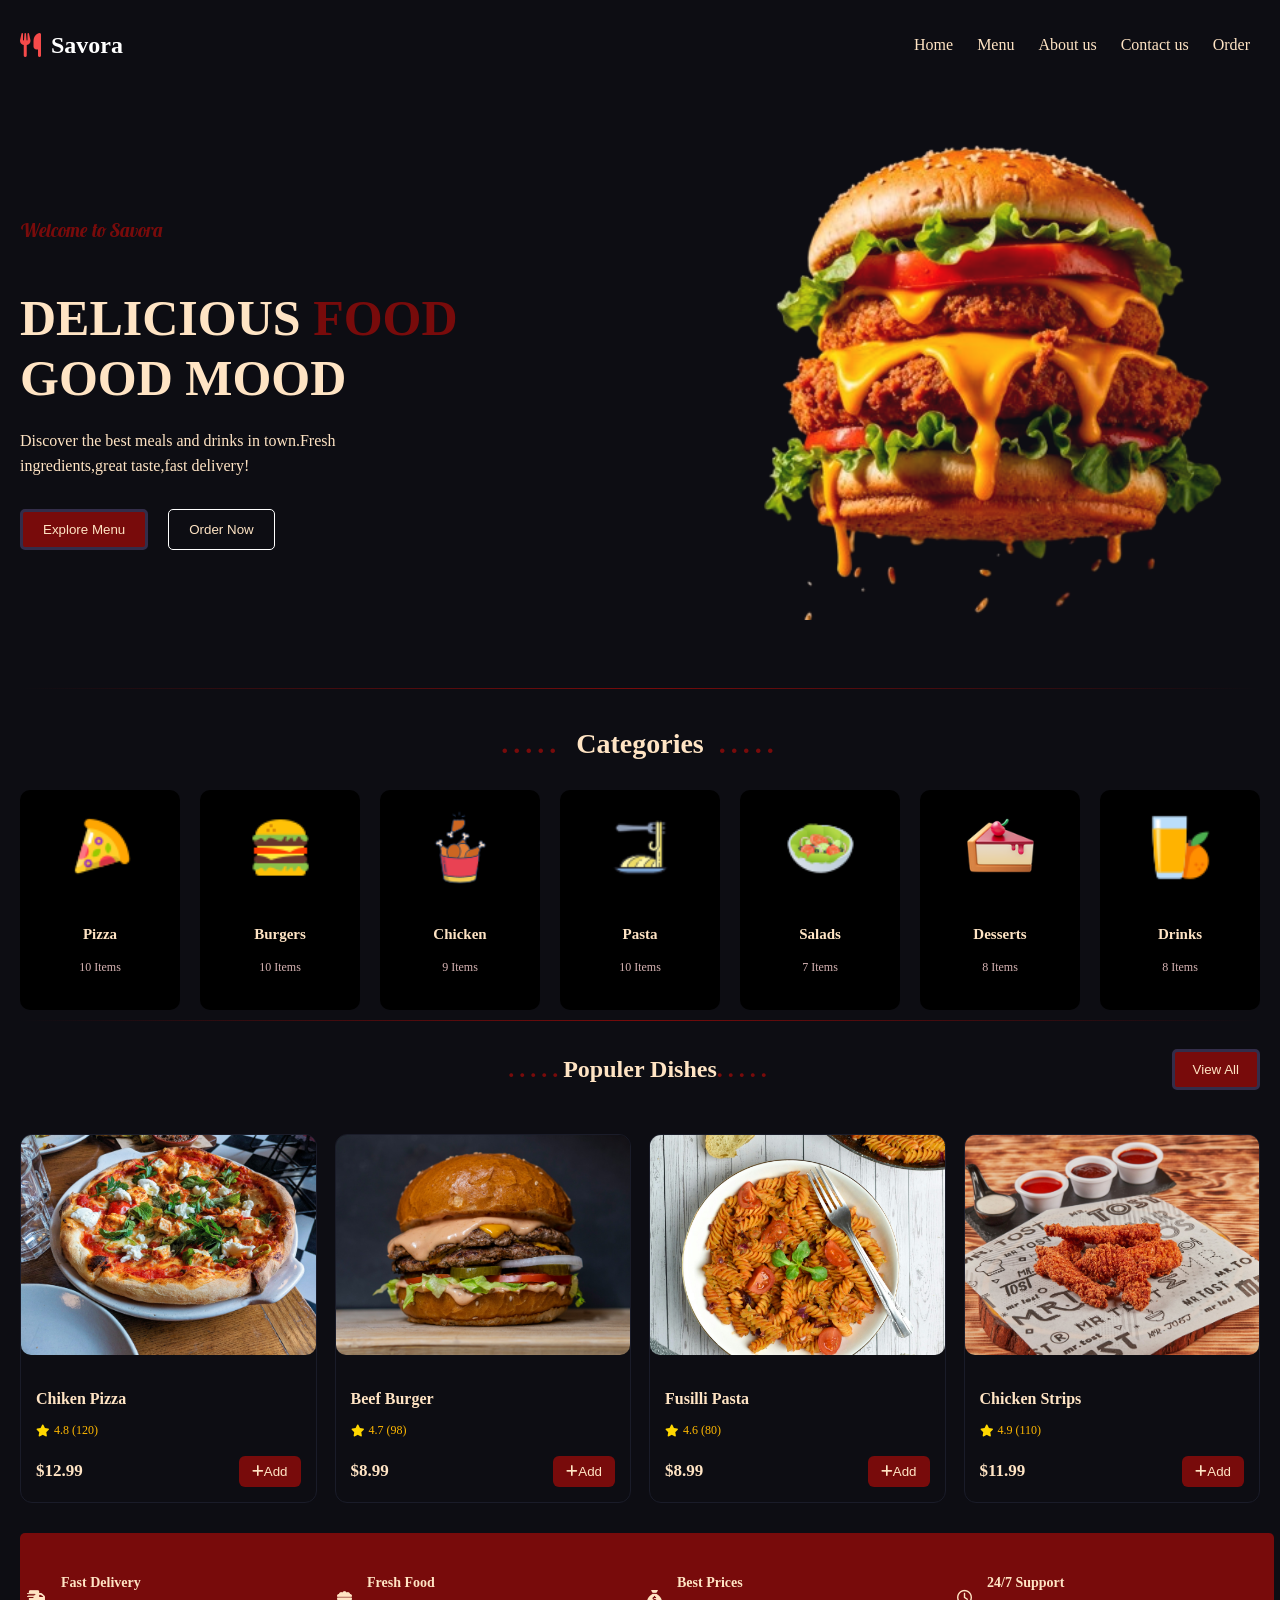
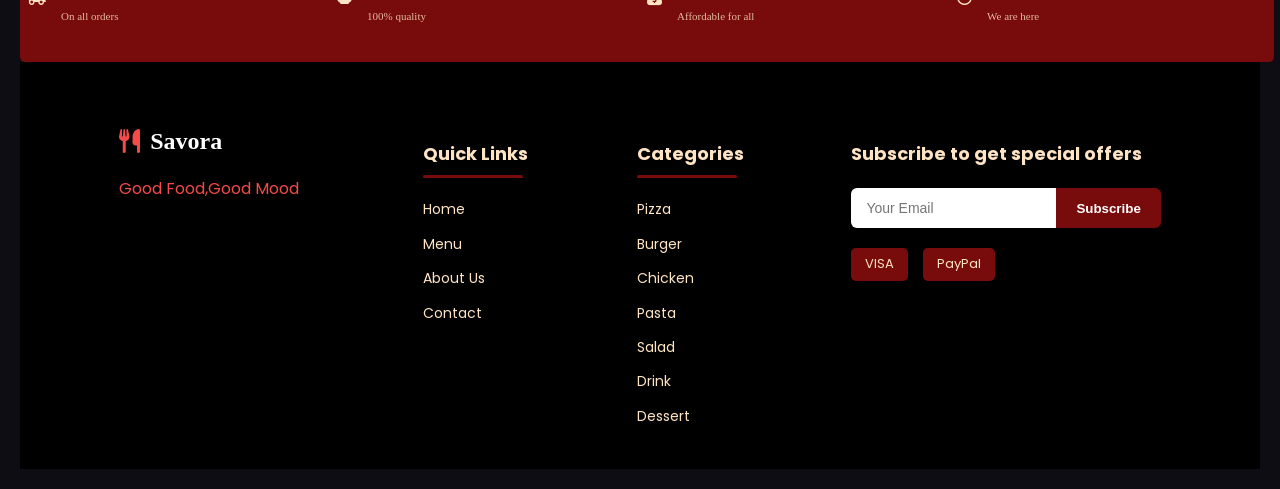
<file: index.html>
<!DOCTYPE html>
<html lang="en">

<head>
    <meta charset="UTF-8">
    <meta name="viewport" content="width=device-width, initial-scale=1.0">
    <title>Savora</title>
    <link rel="preconnect" href="https://fonts.googleapis.com">
    <link rel="preconnect" href="https://fonts.gstatic.com" crossorigin>
    <link href="https://fonts.googleapis.com/css2?family=Lobster+Two:ital,wght@0,400;0,700;1,400;1,700&display=swap"
        rel="stylesheet">
    <link rel="stylesheet"
      href="https://cdnjs.cloudflare.com/ajax/libs/font-awesome/6.7.2/css/all.min.css">
    <link rel="stylesheet" href="https://cdnjs.cloudflare.com/ajax/libs/font-awesome/6.4.0/css/all.min.css">
    <link href="https://fonts.googleapis.com/css2?family=Poppins:wght@300;400;500;600;700&display=swap" rel="stylesheet">    
    <link rel="stylesheet" href="css/index.css">
    <link rel="icon" href="Images/burgers/photo-of-home.png">
</head>

<body>
    <header>
        <div class="logo">
            <i class="fa-solid fa-utensils"></i> Savora
        </div>
        <nav class="navbar">
            <ul>
                <li><a href="index.html">Home</a></li>
                <li><a href="menu.html">Menu</a></li>
                <li><a href="about-us.html">About us</a></li>
                <li><a href="contact-us.html">Contact us</a></li>
                <li><a href="order.html" class="active">Order</a></li>
            </ul>
        </nav>
    </header>
    <section class="container-hero">
        <div class="hero-content">
            <h3>Welcome to Savora</h3>
            <h1>DELICIOUS <span>FOOD</span><br> GOOD MOOD</h1>
            <P>Discover the best meals and drinks in town.Fresh ingredients,great taste,fast delivery!</P>
            <div class="hero-buttons">
                <button class="btn btn-primary"><a href="menu.html">Explore Menu</a></button>
                <button class="btn btn-outline"><a href="order.html">Order Now</a></button>
            </div>
        </div>
        <div class="hero-image">
            <img src="Images/burgers/photo-of-home.png" alt="Burger">
        </div>
    </section>
    <div class="fade-line"></div>
    <section class="container">
        <div class="section-title">
            <h2>Categories</h2>
        </div>
        <div class="categories">
            <div class="cat-card">
                <img src="Images/icons/pizza-icon.png" alt="Pizza">
                <h4>Pizza</h4>
                <p>10 Items</p>
            </div>
            <div class="cat-card">
                <img src="Images/icons/burger-icon.png" alt="Burgers">
                <h4>Burgers</h4>
                <p>10 Items</p>
            </div>
            <div class="cat-card">
                <img src="Images/icons/chicken-wings-icon.png" alt="Chicken">
                <h4>Chicken</h4>
                <p>9 Items</p>
            </div>
            <div class="cat-card">
                <img src="Images/icons/pasta-icon.png" alt="Pasta">
                <h4>Pasta</h4>
                <p>10 Items</p>
            </div>
            <div class="cat-card">
                <img src="Images/icons/salad-icon.png" alt="Salad">
                <h4>Salads</h4>
                <p>7 Items</p>
            </div>
            <div class="cat-card">
                <img src="Images/icons/dessert-icon.png" alt="Dessert">
                <h4>Desserts</h4>
                <p>8 Items</p>
            </div>
            <div class="cat-card">
                <img src="Images/icons/juice-icon.png" alt="Drinks">
                <h4>Drinks</h4>
                <p>8 Items</p>
            </div>
        </div>
    </section>
    <div class="fade-line"></div>
    <section class="Populer-dishes container">
        <div class="dishes-header">
            <div class="dishes-title" style="margin-bottom: 0;">
                <h2>Populer Dishes</h2>
            </div>
                <button class="btn View-btn"><a href="menu.html">View All</a></button>
        </div>
        <div class="cards">
            <div class="dish-card">
                <div class="dish-img">
                    <img src="Images/pizza/chicken&ricotta-mediterranean-pizza.jpeg" alt="">
                </div>
                <div class="card-info">
                    <h3>Chiken Pizza</h3>
                    <div class="rating"><i class="fa-solid fa-star"></i><span>4.8 (120)</span></div>
                    <div class="price">
                        <strong>$12.99</strong>
                        <button><i class="fa-solid fa-plus"></i>Add</button>
                    </div>
                </div>
            </div>
            <div class="dish-card">
                <div class="dish-img">
                    <img src="Images/burgers/double-beef-burger.jpeg" alt="">
                </div>
                <div class="card-info">
                    <h3>Beef Burger</h3>
                    <div class="rating"><i class="fa-solid fa-star"></i><span>4.7 (98)</span></div>
                    <div class="price">
                        <strong>$8.99</strong>
                        <button><i class="fa-solid fa-plus"></i>Add</button>
                    </div>
                </div>
            </div>
             <div class="dish-card">
                <div class="dish-img">
                    <img src="Images/pasta/fusilli-tomato-pasta.jpeg" alt="">
                </div>
                <div class="card-info">
                    <h3>Fusilli Pasta</h3>
                    <div class="rating"><i class="fa-solid fa-star"></i><span>4.6 (80)</span></div>
                    <div class="price">
                        <strong>$8.99</strong>
                        <button><i class="fa-solid fa-plus"></i>Add</button>
                    </div>
                </div>
            </div>
             <div class="dish-card">
                <div class="dish-img">
                    <img src="Images/chickens/chicken-strips.jpeg" alt="">
                </div>
                <div class="card-info">
                    <h3>Chicken Strips</h3>
                    <div class="rating"><i class="fa-solid fa-star"></i><span>4.9 (110)</span></div>
                    <div class="price">
                        <strong>$11.99</strong>
                        <button><i class="fa-solid fa-plus"></i>Add</button>
                    </div>
                </div>
            </div>
        </div>
    </section>
    <section class="propereties">
        <div class="properety">
            <i class="fa-solid fa-truck-fast"></i>
            <div>
                <h3>Fast Delivery</h3>
                <p>On all orders</p>
            </div>
        </div>
        <div class="properety">
            <i class="fa-solid fa-bowl-food"></i>
            <div>
                <h3>Fresh Food</h3>
                <p>100% quality</p>
            </div>
        </div>
        <div class="properety">
            <i class="fa-solid fa-sack-dollar"></i>
            <div>
                <h3>Best Prices</h3>
                <p>Affordable for all</p>
            </div>
        </div>
        <div class="properety">
            <i class="fa-regular fa-clock"></i>
            <div>
                <h3>24/7 Support</h3>
                <p>We are here</p>
            </div>
        </div>
    </section>
    <footer>
        <div class="logo-footer">
            <div class="logo">
                <i class="fa-solid fa-utensils"></i> Savora
            </div>
            <p>Good Food,Good Mood</p>
        </div>
        <div class="footer-column">
            <h3>Quick Links</h3>
            <a href="index.html">Home</a>
            <a href="menu.html">Menu</a>
            <a href="about-us.html">About Us</a>
            <a href="contact-us.html">Contact</a>
        </div>
        <div class="footer-column">
            <h3>Categories</h3>
            <a href="menu.html?category=pizza">Pizza</a>
            <a href="menu.html?category=burgers">Burger</a>
            <a href="menu.html?category=chicken">Chicken</a>
            <a href="menu.html?category=pasta">Pasta</a>
            <a href="menu.html?category=salad">Salad</a>
            <a href="menu.html?category=drink">Drink</a>
            <a href="menu.html?category=dessert">Dessert</a>
        </div>
        <div class="subscribe">
            <h3>Subscribe to get special offers</h3>
            <div class="subscribe-box">
                <input type="email" placeholder="Your Email">
                <button>Subscribe</button>
            </div>    
            <div class="payment">
                    <span>VISA</span>
                    <span>PayPal</span>
            </div>
        </div>
    </footer>
    <script src="main.js"></script>
</body>
</html>
</file>
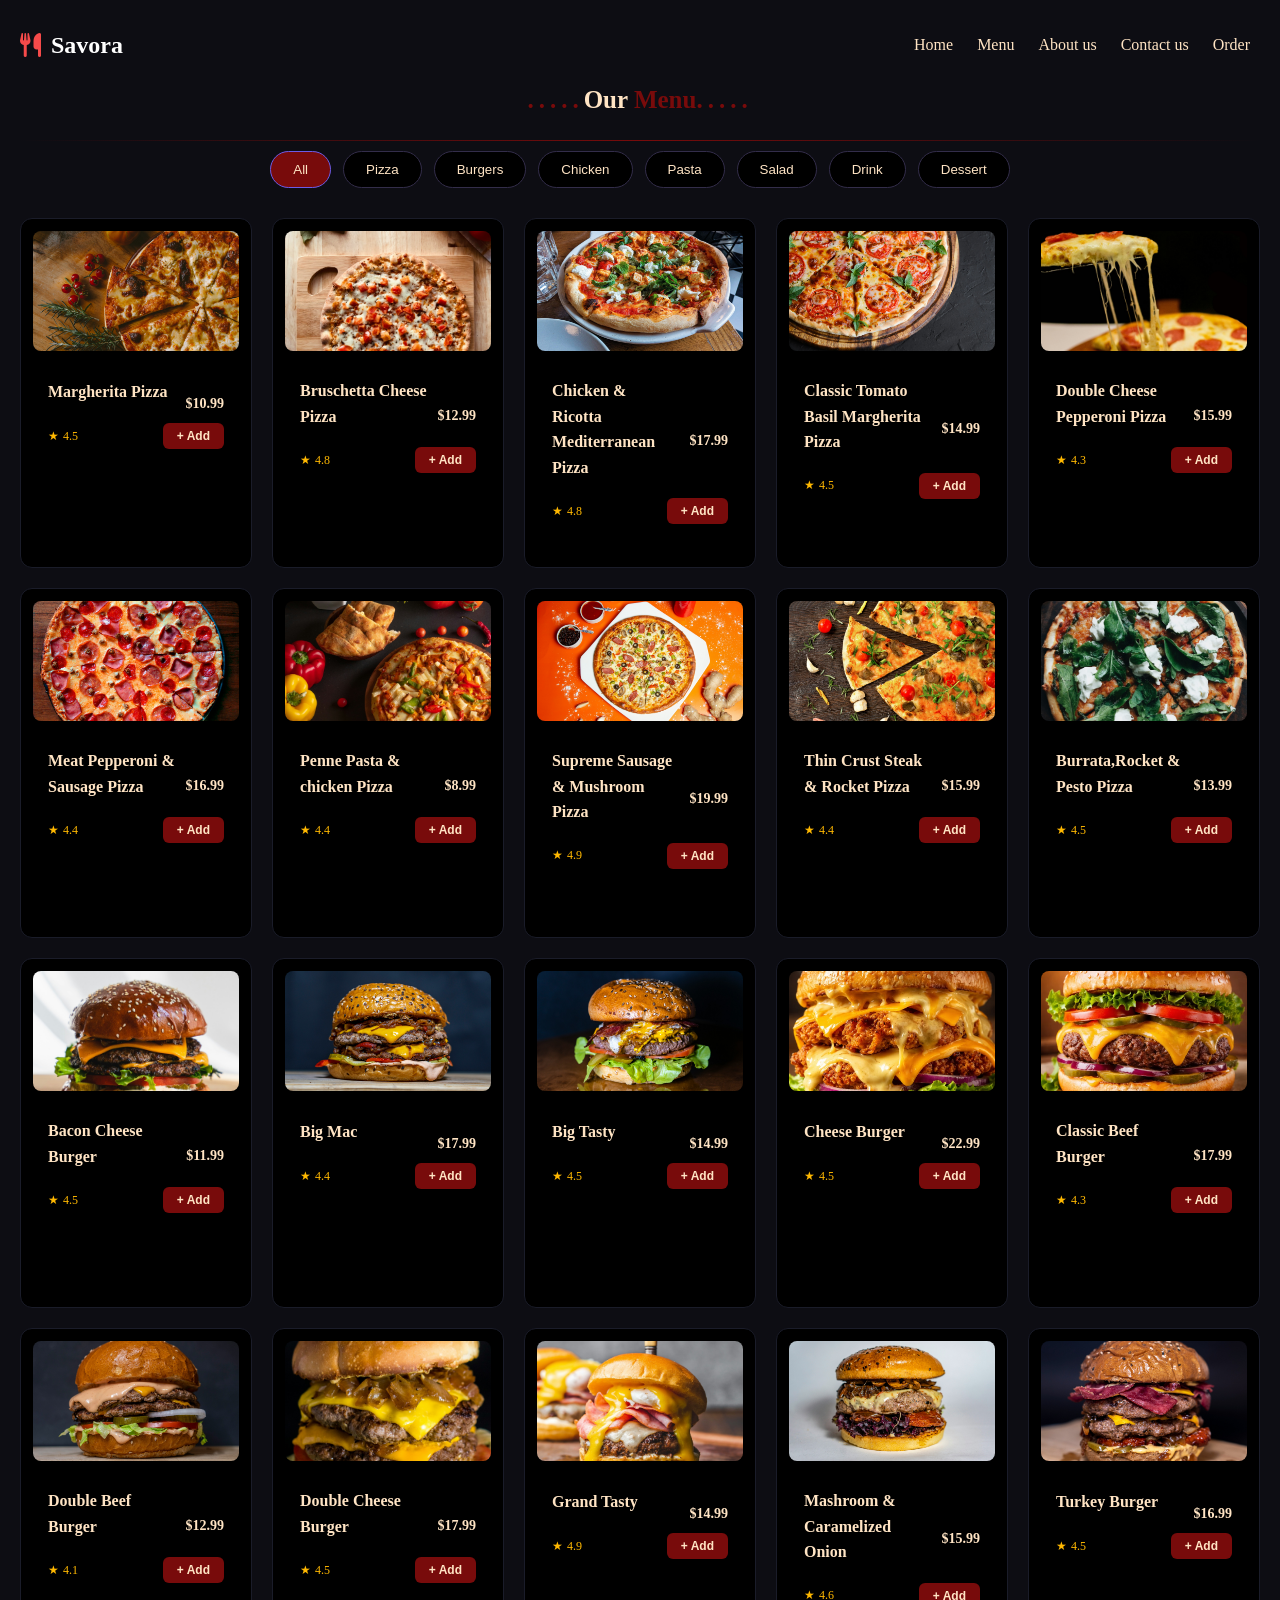
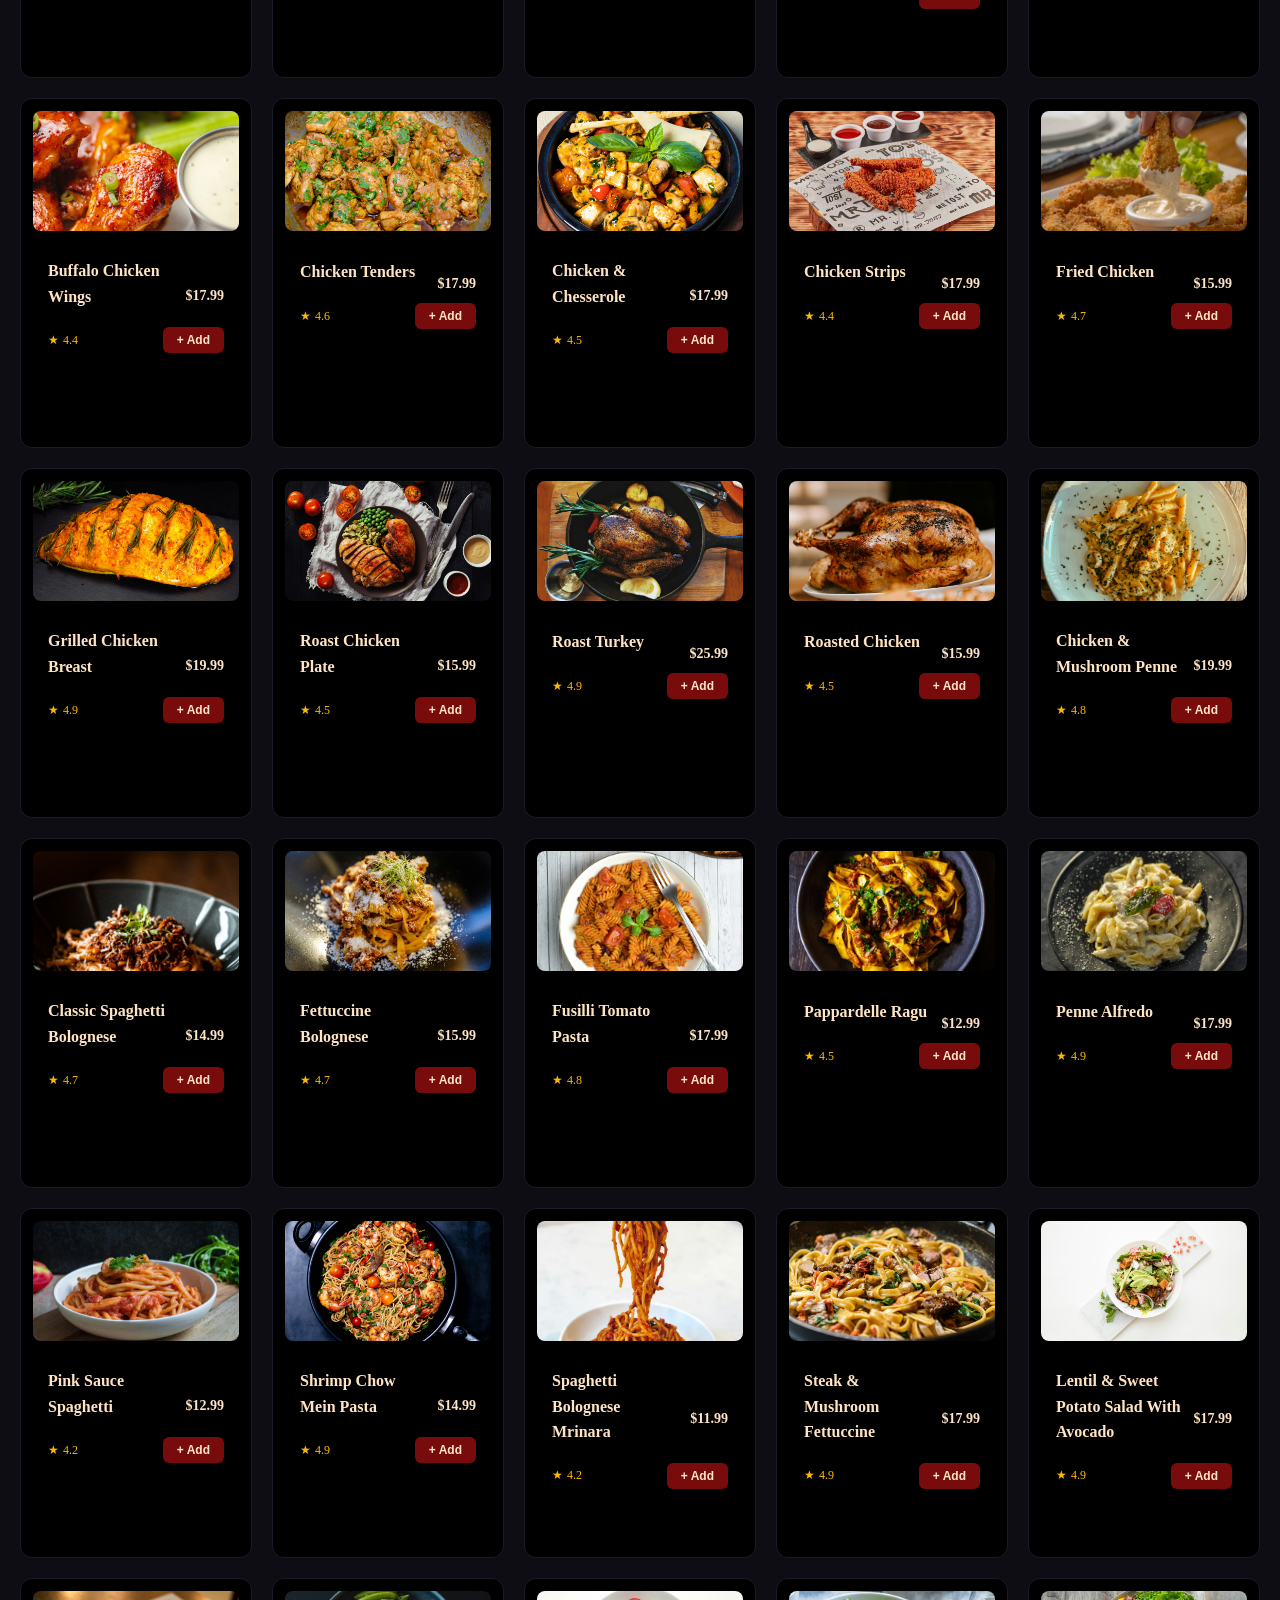
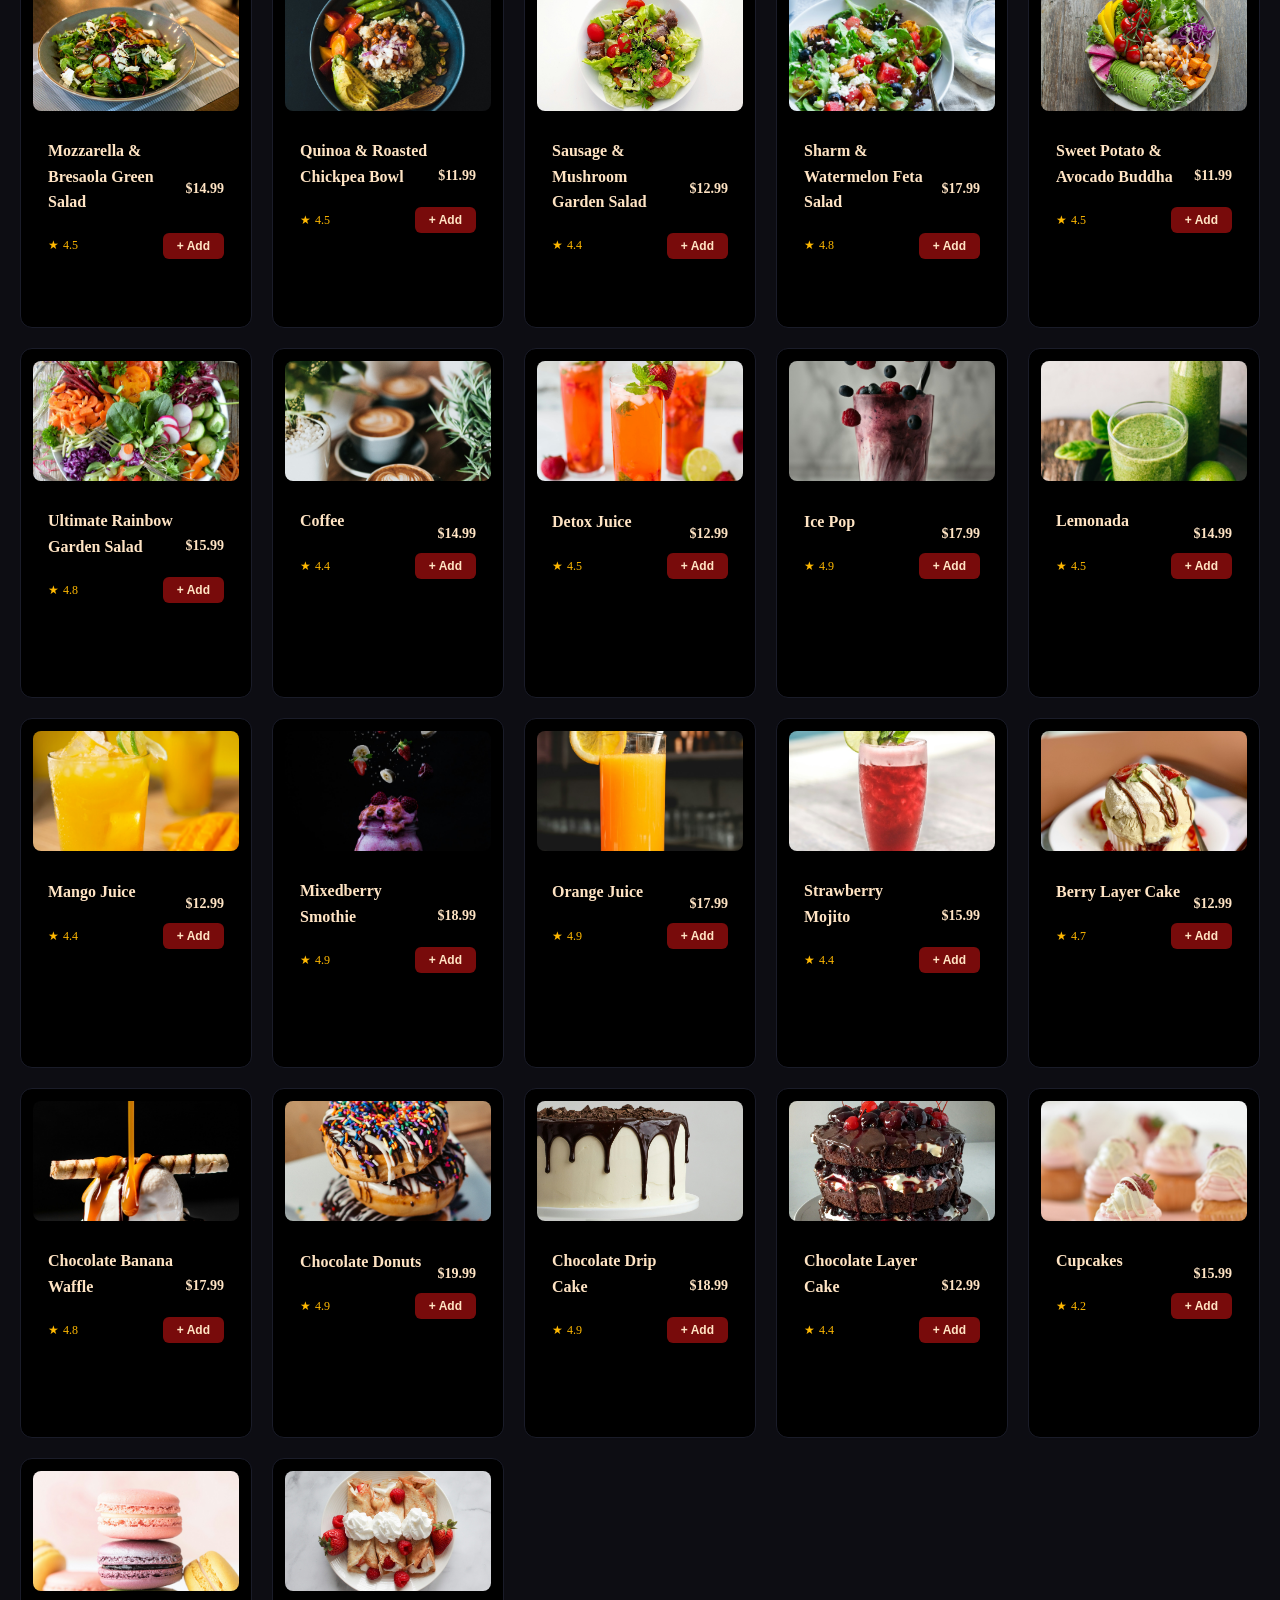
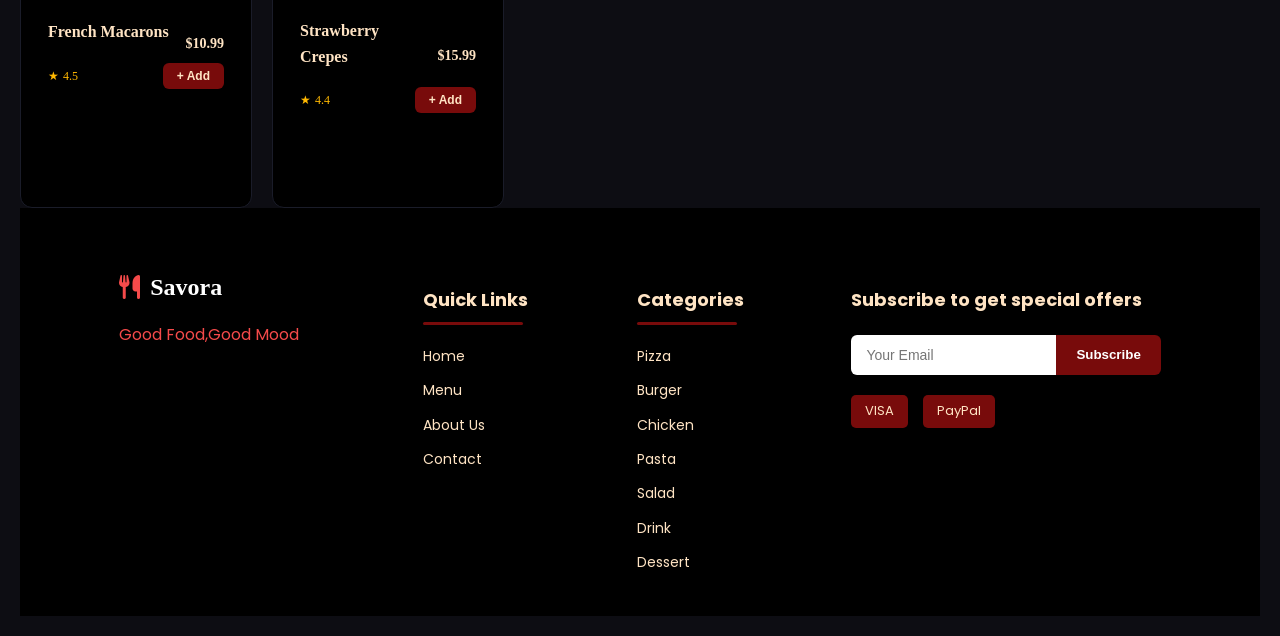
<file: menu.html>
<!DOCTYPE html>
<html lang="en">

<head>
    <meta charset="UTF-8">
    <meta name="viewport" content="width=device-width, initial-scale=1.0">
    <title>Savora</title>
    <link rel="stylesheet" href="https://cdnjs.cloudflare.com/ajax/libs/font-awesome/6.4.0/css/all.min.css">
    <link href="https://fonts.googleapis.com/css2?family=Poppins:wght@300;400;500;600;700&display=swap"
        rel="stylesheet">
    <link rel="stylesheet" href="css/index.css">
    <link rel="icon" href="Images/burgers/photo-of-home.png">
</head>
<header>
    <div class="logo">
        <i class="fa-solid fa-utensils"></i> Savora
    </div>
    <nav class="navbar">
        <ul>
            <li><a href="index.html">Home</a></li>
            <li><a href="menu.html">Menu</a></li>
            <li><a href="about-us.html">About us</a></li>
            <li><a href="contact-us.html">Contact us</a></li>
            <li><a href="order.html" class="active">Order</a></li>
        </ul>
    </nav>
</header>
<div class="menu">Our <span>Menu</span></div>
<div class="fade-line"></div>
<div class="category-buttons">
    <button class="filter-btn active" data-category="all">All</button>
    <button class="filter-btn" data-category="pizza">Pizza</button>
    <button class="filter-btn" data-category="burgers">Burgers</button>
    <button class="filter-btn" data-category="chicken">Chicken</button>
    <button class="filter-btn" data-category="pasta">Pasta</button>
    <button class="filter-btn" data-category="salad">Salad</button>
    <button class="filter-btn" data-category="drink">Drink</button>
    <button class="filter-btn" data-category="dessert">Dessert</button>
</div>
<div class="product-grid">

    <div class="product-card" data-category="pizza">
        <img src="Images/pizza/margherita-pizza.jpeg" alt="Margherita Pizza">

        <div class="card-info">
            <div class="card-header">
                <h3 class="product-title">Margherita Pizza</h3>
                <span class="price">$10.99</span>
            </div>

            <div class="card-footer">
                <div class="rating">
                    <span>★</span> 4.5
                </div>
                <button class="add-btn">+ Add</button>
            </div>
        </div>
    </div>



    <div class="product-card" data-category="pizza">
        <img src="Images/pizza/bruschetta-cheese-pizza.jpeg" alt="Bruschetta Cheese Pizza">

        <div class="card-info">
            <div class="card-header">
                <h3 class="product-title">Bruschetta Cheese Pizza</h3>
                <span class="price">$12.99</span>
            </div>

            <div class="card-footer">
                <div class="rating">
                    <span>★</span> 4.8
                </div>
                <button class="add-btn">+ Add</button>
            </div>
        </div>
    </div>


    <div class="product-card" data-category="pizza">
        <img src="Images/pizza/chicken&ricotta-mediterranean-pizza.jpeg" alt="Chicken & Ricotta Mediterranean Pizza">

        <div class="card-info">
            <div class="card-header">
                <h3 class="product-title">Chicken & Ricotta Mediterranean Pizza</h3>
                <span class="price">$17.99</span>
            </div>

            <div class="card-footer">
                <div class="rating">
                    <span>★</span> 4.8
                </div>
                <button class="add-btn">+ Add</button>
            </div>
        </div>
    </div>


    <div class="product-card" data-category="pizza">
        <img src="Images/pizza/classic-tomato-basil-margherita-pizza.jpeg" alt="Classic Tomato Basil Margherita Pizza">

        <div class="card-info">
            <div class="card-header">
                <h3 class="product-title">Classic Tomato Basil Margherita Pizza</h3>
                <span class="price">$14.99</span>
            </div>

            <div class="card-footer">
                <div class="rating">
                    <span>★</span> 4.5
                </div>
                <button class="add-btn">+ Add</button>
            </div>
        </div>
    </div>


    <div class="product-card" data-category="pizza">
        <img src="Images/pizza/double-cheese-pepperoni-pizza.jpeg" alt="Double Cheese Pepperoni Pizza">

        <div class="card-info">
            <div class="card-header">
                <h3 class="product-title">Double Cheese Pepperoni Pizza</h3>
                <span class="price">$15.99</span>
            </div>

            <div class="card-footer">
                <div class="rating">
                    <span>★</span> 4.3
                </div>
                <button class="add-btn">+ Add</button>
            </div>
        </div>
    </div>


    <div class="product-card" data-category="pizza">
        <img src="Images/pizza/meat-pepperoni&sausage-pizza.jpeg" alt="Meat Pepperoni & sausage Pizza">

        <div class="card-info">
            <div class="card-header">
                <h3 class="product-title">Meat Pepperoni & Sausage Pizza</h3>
                <span class="price">$16.99</span>
            </div>

            <div class="card-footer">
                <div class="rating">
                    <span>★</span> 4.4
                </div>
                <button class="add-btn">+ Add</button>
            </div>
        </div>
    </div>


    <div class="product-card" data-category="pizza">
        <img src="Images/pizza/penne-pasta&chicken-pizza.jpeg" alt="Penne Pasta & chicken Pizza">

        <div class="card-info">
            <div class="card-header">
                <h3 class="product-title">Penne Pasta & chicken Pizza</h3>
                <span class="price">$8.99</span>
            </div>

            <div class="card-footer">
                <div class="rating">
                    <span>★</span> 4.4
                </div>
                <button class="add-btn">+ Add</button>
            </div>
        </div>
    </div>


    <div class="product-card" data-category="pizza">
        <img src="Images/pizza/supreme-sausage&mushroom-pizza.jpeg" alt="Supreme Sausage & Mushroom Pizza">

        <div class="card-info">
            <div class="card-header">
                <h3 class="product-title">Supreme Sausage & Mushroom Pizza</h3>
                <span class="price">$19.99</span>
            </div>

            <div class="card-footer">
                <div class="rating">
                    <span>★</span> 4.9
                </div>
                <button class="add-btn">+ Add</button>
            </div>
        </div>
    </div>


    <div class="product-card" data-category="pizza">
        <img src="Images/pizza/thin-crust-steak&rocket-pizza.jpeg" alt="Thin Crust Steak & Rocket Pizza">

        <div class="card-info">
            <div class="card-header">
                <h3 class="product-title">Thin Crust Steak & Rocket Pizza</h3>
                <span class="price">$15.99</span>
            </div>

            <div class="card-footer">
                <div class="rating">
                    <span>★</span> 4.4
                </div>
                <button class="add-btn">+ Add</button>
            </div>
        </div>
    </div>


    <div class="product-card" data-category="pizza">
        <img src="Images/pizza/burrata,rocket&pesto-pizza.jpeg" alt="Burrata,Rocket & Pesto Pizza">

        <div class="card-info">
            <div class="card-header">
                <h3 class="product-title">Burrata,Rocket & Pesto Pizza</h3>
                <span class="price">$13.99</span>
            </div>

            <div class="card-footer">
                <div class="rating">
                    <span>★</span> 4.5
                </div>
                <button class="add-btn">+ Add</button>
            </div>
        </div>
    </div>


    <div class="product-card" data-category="burgers">
        <img src="Images/burgers/bacon-chese-burger.jpeg" alt="Bacon Cheese Burger">

        <div class="card-info">
            <div class="card-header">
                <h3 class="product-title">Bacon Cheese Burger</h3>
                <span class="price">$11.99</span>
            </div>

            <div class="card-footer">
                <div class="rating">
                    <span>★</span> 4.5
                </div>
                <button class="add-btn">+ Add</button>
            </div>
        </div>
    </div>


    <div class="product-card" data-category="burgers">
        <img src="Images/burgers/big-mac.jpeg" alt="Big Mac">

        <div class="card-info">
            <div class="card-header">
                <h3 class="product-title">Big Mac</h3>
                <span class="price">$17.99</span>
            </div>

            <div class="card-footer">
                <div class="rating">
                    <span>★</span> 4.4
                </div>
                <button class="add-btn">+ Add</button>
            </div>
        </div>
    </div>



    <div class="product-card" data-category="burgers">
        <img src="Images/burgers/big-tasty.jpeg" alt="Big Tasty">

        <div class="card-info">
            <div class="card-header">
                <h3 class="product-title">Big Tasty</h3>
                <span class="price">$14.99</span>
            </div>

            <div class="card-footer">
                <div class="rating">
                    <span>★</span> 4.5
                </div>
                <button class="add-btn">+ Add</button>
            </div>
        </div>
    </div>



    <div class="product-card" data-category="burgers">
        <img src="Images/burgers/chese-burger.jpg" alt="Chese Burger">

        <div class="card-info">
            <div class="card-header">
                <h3 class="product-title">Cheese Burger</h3>
                <span class="price">$22.99</span>
            </div>

            <div class="card-footer">
                <div class="rating">
                    <span>★</span> 4.5
                </div>
                <button class="add-btn">+ Add</button>
            </div>
        </div>
    </div>



    <div class="product-card" data-category="burgers">
        <img src="Images/burgers/classic-beef-burger.jpg" alt="Classic Beef Burger">

        <div class="card-info">
            <div class="card-header">
                <h3 class="product-title">Classic Beef Burger</h3>
                <span class="price">$17.99</span>
            </div>

            <div class="card-footer">
                <div class="rating">
                    <span>★</span> 4.3
                </div>
                <button class="add-btn">+ Add</button>
            </div>
        </div>
    </div>



    <div class="product-card" data-category="burgers">
        <img src="Images/burgers/double-beef-burger.jpeg" alt="Double Beef Burger">

        <div class="card-info">
            <div class="card-header">
                <h3 class="product-title">Double Beef Burger</h3>
                <span class="price">$12.99</span>
            </div>

            <div class="card-footer">
                <div class="rating">
                    <span>★</span> 4.1
                </div>
                <button class="add-btn">+ Add</button>
            </div>
        </div>
    </div>



    <div class="product-card" data-category="burgers">
        <img src="Images/burgers/double-chese-burger.jpeg" alt="Double Cheese Burger">

        <div class="card-info">
            <div class="card-header">
                <h3 class="product-title">Double Cheese Burger</h3>
                <span class="price">$17.99</span>
            </div>

            <div class="card-footer">
                <div class="rating">
                    <span>★</span> 4.5
                </div>
                <button class="add-btn">+ Add</button>
            </div>
        </div>
    </div>



    <div class="product-card" data-category="burgers">
        <img src="Images/burgers/grand-tasty.jpeg" alt="Grand Tasty">

        <div class="card-info">
            <div class="card-header">
                <h3 class="product-title">Grand Tasty</h3>
                <span class="price">$14.99</span>
            </div>

            <div class="card-footer">
                <div class="rating">
                    <span>★</span> 4.9
                </div>
                <button class="add-btn">+ Add</button>
            </div>
        </div>
    </div>



    <div class="product-card" data-category="burgers">
        <img src="Images/burgers/mashroom&caramelized-onion.jpeg" alt="Mashroom & Caramelized Onion">

        <div class="card-info">
            <div class="card-header">
                <h3 class="product-title">Mashroom & Caramelized Onion</h3>
                <span class="price">$15.99</span>
            </div>

            <div class="card-footer">
                <div class="rating">
                    <span>★</span> 4.6
                </div>
                <button class="add-btn">+ Add</button>
            </div>
        </div>
    </div>



    <div class="product-card" data-category="burgers">
        <img src="Images/burgers/turkey-burger.jpeg" alt="Turkey Burger">

        <div class="card-info">
            <div class="card-header">
                <h3 class="product-title">Turkey Burger</h3>
                <span class="price">$16.99</span>
            </div>

            <div class="card-footer">
                <div class="rating">
                    <span>★</span> 4.5
                </div>
                <button class="add-btn">+ Add</button>
            </div>
        </div>
    </div>



    <div class="product-card" data-category="chicken">
        <img src="Images/chickens/buffalo-chicken-wings.jpeg" alt="Buffalo Chicken Wings">

        <div class="card-info">
            <div class="card-header">
                <h3 class="product-title">Buffalo Chicken Wings</h3>
                <span class="price">$17.99</span>
            </div>

            <div class="card-footer">
                <div class="rating">
                    <span>★</span> 4.4
                </div>
                <button class="add-btn">+ Add</button>
            </div>
        </div>
    </div>



    <div class="product-card" data-category="chicken">
        <img src="Images/chickens/chichen-tenders.jpeg" alt="Chicken Tenders">

        <div class="card-info">
            <div class="card-header">
                <h3 class="product-title">Chicken Tenders</h3>
                <span class="price">$17.99</span>
            </div>

            <div class="card-footer">
                <div class="rating">
                    <span>★</span> 4.6
                </div>
                <button class="add-btn">+ Add</button>
            </div>
        </div>
    </div>


    <div class="product-card" data-category="chicken">
        <img src="Images/chickens/chicken&chesserole.jpeg" alt="Chicken & Chesserole">

        <div class="card-info">
            <div class="card-header">
                <h3 class="product-title">Chicken & Chesserole</h3>
                <span class="price">$17.99</span>
            </div>

            <div class="card-footer">
                <div class="rating">
                    <span>★</span> 4.5
                </div>
                <button class="add-btn">+ Add</button>
            </div>
        </div>
    </div>




    <div class="product-card" data-category="chicken">
        <img src="Images/chickens/chicken-strips.jpeg" alt="Chicken Strips">

        <div class="card-info">
            <div class="card-header">
                <h3 class="product-title">Chicken Strips</h3>
                <span class="price">$17.99</span>
            </div>

            <div class="card-footer">
                <div class="rating">
                    <span>★</span> 4.4
                </div>
                <button class="add-btn">+ Add</button>
            </div>
        </div>
    </div>




    <div class="product-card" data-category="chicken">
        <img src="Images/chickens/fried-chicken.jpeg" alt="Fried Chicken">

        <div class="card-info">
            <div class="card-header">
                <h3 class="product-title">Fried Chicken</h3>
                <span class="price">$15.99</span>
            </div>

            <div class="card-footer">
                <div class="rating">
                    <span>★</span> 4.7
                </div>
                <button class="add-btn">+ Add</button>
            </div>
        </div>
    </div>



    <div class="product-card" data-category="chicken">
        <img src="Images/chickens/grilled-chicken-breast.jpeg" alt="Grilled Chicken Breast">

        <div class="card-info">
            <div class="card-header">
                <h3 class="product-title">Grilled Chicken Breast</h3>
                <span class="price">$19.99</span>
            </div>

            <div class="card-footer">
                <div class="rating">
                    <span>★</span> 4.9
                </div>
                <button class="add-btn">+ Add</button>
            </div>
        </div>
    </div>



    <div class="product-card" data-category="chicken">
        <img src="Images/chickens/roast-chicken-plate.jpeg" alt="Roast Chicken Plate">

        <div class="card-info">
            <div class="card-header">
                <h3 class="product-title">Roast Chicken Plate</h3>
                <span class="price">$15.99</span>
            </div>

            <div class="card-footer">
                <div class="rating">
                    <span>★</span> 4.5
                </div>
                <button class="add-btn">+ Add</button>
            </div>
        </div>
    </div>



    <div class="product-card" data-category="chicken">
        <img src="Images/chickens/roast-turkey.jpeg" alt="Roast Turkey">

        <div class="card-info">
            <div class="card-header">
                <h3 class="product-title">Roast Turkey</h3>
                <span class="price">$25.99</span>
            </div>

            <div class="card-footer">
                <div class="rating">
                    <span>★</span> 4.9
                </div>
                <button class="add-btn">+ Add</button>
            </div>
        </div>
    </div>



    <div class="product-card" data-category="chicken">
        <img src="Images/chickens/roasted-chicken.jpeg" alt="Roasted Chicken">

        <div class="card-info">
            <div class="card-header">
                <h3 class="product-title">Roasted Chicken</h3>
                <span class="price">$15.99</span>
            </div>

            <div class="card-footer">
                <div class="rating">
                    <span>★</span> 4.5
                </div>
                <button class="add-btn">+ Add</button>
            </div>
        </div>
    </div>


    <div class="product-card" data-category="pasta">
        <img src="Images/pasta/chicken&mushroom-penne.jpeg" alt="Chicken & Mushroom Penne">

        <div class="card-info">
            <div class="card-header">
                <h3 class="product-title">Chicken & Mushroom Penne</h3>
                <span class="price">$19.99</span>
            </div>

            <div class="card-footer">
                <div class="rating">
                    <span>★</span> 4.8
                </div>
                <button class="add-btn">+ Add</button>
            </div>
        </div>
    </div>



    <div class="product-card" data-category="pasta">
        <img src="Images/pasta/classic-spaghetti-bolognese.jpeg" alt="Classic Spaghetti Bolognese">

        <div class="card-info">
            <div class="card-header">
                <h3 class="product-title">Classic Spaghetti Bolognese</h3>
                <span class="price">$14.99</span>
            </div>

            <div class="card-footer">
                <div class="rating">
                    <span>★</span> 4.7
                </div>
                <button class="add-btn">+ Add</button>
            </div>
        </div>
    </div>



    <div class="product-card" data-category="pasta">
        <img src="Images/pasta/fettuccine-bolognese.jpeg" alt="Fettuccine Bolognese">

        <div class="card-info">
            <div class="card-header">
                <h3 class="product-title">Fettuccine Bolognese</h3>
                <span class="price">$15.99</span>
            </div>

            <div class="card-footer">
                <div class="rating">
                    <span>★</span> 4.7
                </div>
                <button class="add-btn">+ Add</button>
            </div>
        </div>
    </div>


    <div class="product-card" data-category="pasta">
        <img src="Images/pasta/fusilli-tomato-pasta.jpeg" alt="Fusilli Tomato Pasta">

        <div class="card-info">
            <div class="card-header">
                <h3 class="product-title">Fusilli Tomato Pasta</h3>
                <span class="price">$17.99</span>
            </div>

            <div class="card-footer">
                <div class="rating">
                    <span>★</span> 4.8
                </div>
                <button class="add-btn">+ Add</button>
            </div>
        </div>
    </div>


    <div class="product-card" data-category="pasta">
        <img src="Images/pasta/pappardelle-ragu.jpeg" alt="Pappardelle Ragu">

        <div class="card-info">
            <div class="card-header">
                <h3 class="product-title">Pappardelle Ragu</h3>
                <span class="price">$12.99</span>
            </div>

            <div class="card-footer">
                <div class="rating">
                    <span>★</span> 4.5
                </div>
                <button class="add-btn">+ Add</button>
            </div>
        </div>
    </div>



    <div class="product-card" data-category="pasta">
        <img src="Images/pasta/penne-alfredo.jpeg" alt="Penne Alfredo">

        <div class="card-info">
            <div class="card-header">
                <h3 class="product-title">Penne Alfredo</h3>
                <span class="price">$17.99</span>
            </div>

            <div class="card-footer">
                <div class="rating">
                    <span>★</span> 4.9
                </div>
                <button class="add-btn">+ Add</button>
            </div>
        </div>
    </div>



    <div class="product-card" data-category="pasta">
        <img src="Images/pasta/pink-sauce-spaghetti.jpeg" alt="Pink Sauce Spaghetti">

        <div class="card-info">
            <div class="card-header">
                <h3 class="product-title">Pink Sauce Spaghetti</h3>
                <span class="price">$12.99</span>
            </div>

            <div class="card-footer">
                <div class="rating">
                    <span>★</span> 4.2
                </div>
                <button class="add-btn">+ Add</button>
            </div>
        </div>
    </div>


    <div class="product-card" data-category="pasta">
        <img src="Images/pasta/shrimp-chow-mein-pasta.jpeg" alt="Shrimp Chow Mein Pasta">

        <div class="card-info">
            <div class="card-header">
                <h3 class="product-title">Shrimp Chow Mein Pasta</h3>
                <span class="price">$14.99</span>
            </div>

            <div class="card-footer">
                <div class="rating">
                    <span>★</span> 4.9
                </div>
                <button class="add-btn">+ Add</button>
            </div>
        </div>
    </div>



    <div class="product-card" data-category="pasta">
        <img src="Images/pasta/spaghetti-bolognese-marinara.jpeg" alt="Spaghetti Bolognese Mrinara">

        <div class="card-info">
            <div class="card-header">
                <h3 class="product-title">Spaghetti Bolognese Mrinara</h3>
                <span class="price">$11.99</span>
            </div>

            <div class="card-footer">
                <div class="rating">
                    <span>★</span> 4.2
                </div>
                <button class="add-btn">+ Add</button>
            </div>
        </div>
    </div>


    <div class="product-card" data-category="pasta">
        <img src="Images/pasta/steak&mushroom-fettuccine.jpeg" alt="Steak & Mushroom Fettuccine">

        <div class="card-info">
            <div class="card-header">
                <h3 class="product-title">Steak & Mushroom Fettuccine</h3>
                <span class="price">$17.99</span>
            </div>

            <div class="card-footer">
                <div class="rating">
                    <span>★</span> 4.9
                </div>
                <button class="add-btn">+ Add</button>
            </div>
        </div>
    </div>



    <div class="product-card" data-category="salad">
        <img src="Images/salads/lentil&sweet-potato-salad-with-avocado.jpeg"
            alt="Lentil & Sweet Potato Salad With Avocado">

        <div class="card-info">
            <div class="card-header">
                <h3 class="product-title">Lentil & Sweet Potato Salad With Avocado</h3>
                <span class="price">$17.99</span>
            </div>

            <div class="card-footer">
                <div class="rating">
                    <span>★</span> 4.9
                </div>
                <button class="add-btn">+ Add</button>
            </div>
        </div>
    </div>


    <div class="product-card" data-category="salad">
        <img src="Images/salads/mozzarella&bresaola-green-salad.jpeg" alt="Mozzarella & Bresaola Green Salad">

        <div class="card-info">
            <div class="card-header">
                <h3 class="product-title">Mozzarella & Bresaola Green Salad</h3>
                <span class="price">$14.99</span>
            </div>

            <div class="card-footer">
                <div class="rating">
                    <span>★</span> 4.5
                </div>
                <button class="add-btn">+ Add</button>
            </div>
        </div>
    </div>



    <div class="product-card" data-category="salad">
        <img src="Images/salads/quinoa&roasted-chickpea-bowl.jpeg" alt="Quinoa & Roasted Chickpea Bowl">

        <div class="card-info">
            <div class="card-header">
                <h3 class="product-title">Quinoa & Roasted Chickpea Bowl</h3>
                <span class="price">$11.99</span>
            </div>

            <div class="card-footer">
                <div class="rating">
                    <span>★</span> 4.5
                </div>
                <button class="add-btn">+ Add</button>
            </div>
        </div>
    </div>


    <div class="product-card" data-category="salad">
        <img src="Images/salads/sausage&mushroom-garden-salad.jpeg" alt="Sausage & Mushroom Garden Salad">

        <div class="card-info">
            <div class="card-header">
                <h3 class="product-title">Sausage & Mushroom Garden Salad</h3>
                <span class="price">$12.99</span>
            </div>

            <div class="card-footer">
                <div class="rating">
                    <span>★</span> 4.4
                </div>
                <button class="add-btn">+ Add</button>
            </div>
        </div>
    </div>



    <div class="product-card" data-category="salad">
        <img src="Images/salads/sharm&watermelon-feta-salad.jpeg" alt="Sharm & Watermelon Feta Salad">

        <div class="card-info">
            <div class="card-header">
                <h3 class="product-title">Sharm & Watermelon Feta Salad</h3>
                <span class="price">$17.99</span>
            </div>

            <div class="card-footer">
                <div class="rating">
                    <span>★</span> 4.8
                </div>
                <button class="add-btn">+ Add</button>
            </div>
        </div>
    </div>



    <div class="product-card" data-category="salad">
        <img src="Images/salads/sweet-potato&avocado-buddha.jpeg" alt="Sweet Potato & Avocado Buddha">

        <div class="card-info">
            <div class="card-header">
                <h3 class="product-title">Sweet Potato & Avocado Buddha</h3>
                <span class="price">$11.99</span>
            </div>

            <div class="card-footer">
                <div class="rating">
                    <span>★</span> 4.5
                </div>
                <button class="add-btn">+ Add</button>
            </div>
        </div>
    </div>



    <div class="product-card" data-category="salad">
        <img src="Images/salads/ultimate-rainbow-garden-salad.jpeg" alt="Ultimate Rainbow Garden Salad">

        <div class="card-info">
            <div class="card-header">
                <h3 class="product-title">Ultimate Rainbow Garden Salad</h3>
                <span class="price">$15.99</span>
            </div>

            <div class="card-footer">
                <div class="rating">
                    <span>★</span> 4.8
                </div>
                <button class="add-btn">+ Add</button>
            </div>
        </div>
    </div>





    <div class="product-card" data-category="drink">
        <img src="Images/drinks/coffee.jpeg" alt="Coffee">

        <div class="card-info">
            <div class="card-header">
                <h3 class="product-title">Coffee</h3>
                <span class="price">$14.99</span>
            </div>

            <div class="card-footer">
                <div class="rating">
                    <span>★</span> 4.4
                </div>
                <button class="add-btn">+ Add</button>
            </div>
        </div>
    </div>



    <div class="product-card" data-category="drink">
        <img src="Images/drinks/detox-juice.jpeg" alt="Detox Juice">

        <div class="card-info">
            <div class="card-header">
                <h3 class="product-title">Detox Juice</h3>
                <span class="price">$12.99</span>
            </div>

            <div class="card-footer">
                <div class="rating">
                    <span>★</span> 4.5
                </div>
                <button class="add-btn">+ Add</button>
            </div>
        </div>
    </div>



    <div class="product-card" data-category="drink">
        <img src="Images/drinks/ice-pop.jpeg" alt="Ice Pop">

        <div class="card-info">
            <div class="card-header">
                <h3 class="product-title">Ice Pop</h3>
                <span class="price">$17.99</span>
            </div>

            <div class="card-footer">
                <div class="rating">
                    <span>★</span> 4.9
                </div>
                <button class="add-btn">+ Add</button>
            </div>
        </div>
    </div>




    <div class="product-card" data-category="drink">
        <img src="Images/drinks/lemonada.jpeg" alt="Lemonada">

        <div class="card-info">
            <div class="card-header">
                <h3 class="product-title">Lemonada</h3>
                <span class="price">$14.99</span>
            </div>

            <div class="card-footer">
                <div class="rating">
                    <span>★</span> 4.5
                </div>
                <button class="add-btn">+ Add</button>
            </div>
        </div>
    </div>



    <div class="product-card" data-category="drink">
        <img src="Images/drinks/mango-juice.jpeg" alt="Mango Juice">

        <div class="card-info">
            <div class="card-header">
                <h3 class="product-title">Mango Juice</h3>
                <span class="price">$12.99</span>
            </div>

            <div class="card-footer">
                <div class="rating">
                    <span>★</span> 4.4
                </div>
                <button class="add-btn">+ Add</button>
            </div>
        </div>
    </div>



    <div class="product-card" data-category="drink">
        <img src="Images/drinks/mixedberry-smothie.jpeg" alt="Mixedberry Smothie">

        <div class="card-info">
            <div class="card-header">
                <h3 class="product-title">Mixedberry Smothie</h3>
                <span class="price">$18.99</span>
            </div>

            <div class="card-footer">
                <div class="rating">
                    <span>★</span> 4.9
                </div>
                <button class="add-btn">+ Add</button>
            </div>
        </div>
    </div>



    <div class="product-card" data-category="drink">
        <img src="Images/drinks/orange-juice.jpeg" alt="Orange Juice">

        <div class="card-info">
            <div class="card-header">
                <h3 class="product-title">Orange Juice</h3>
                <span class="price">$17.99</span>
            </div>

            <div class="card-footer">
                <div class="rating">
                    <span>★</span> 4.9
                </div>
                <button class="add-btn">+ Add</button>
            </div>
        </div>
    </div>



    <div class="product-card" data-category="drink">
        <img src="Images/drinks/strawberry-mojito.jpeg" alt="Strawberry Mojito">

        <div class="card-info">
            <div class="card-header">
                <h3 class="product-title">Strawberry Mojito</h3>
                <span class="price">$15.99</span>
            </div>

            <div class="card-footer">
                <div class="rating">
                    <span>★</span> 4.4
                </div>
                <button class="add-btn">+ Add</button>
            </div>
        </div>
    </div>



    <div class="product-card" data-category="dessert">
        <img src="Images/desserts/berry-layer-cake.jpeg" alt="Berry Layer Cake">

        <div class="card-info">
            <div class="card-header">
                <h3 class="product-title">Berry Layer Cake</h3>
                <span class="price">$12.99</span>
            </div>

            <div class="card-footer">
                <div class="rating">
                    <span>★</span> 4.7
                </div>
                <button class="add-btn">+ Add</button>
            </div>
        </div>
    </div>



    <div class="product-card" data-category="dessert">
        <img src="Images/desserts/chocolate-banana-waffle.jpeg" alt="Chocolate Banana Waffle">

        <div class="card-info">
            <div class="card-header">
                <h3 class="product-title">Chocolate Banana Waffle</h3>
                <span class="price">$17.99</span>
            </div>

            <div class="card-footer">
                <div class="rating">
                    <span>★</span> 4.8
                </div>
                <button class="add-btn">+ Add</button>
            </div>
        </div>
    </div>



    <div class="product-card" data-category="dessert">
        <img src="Images/desserts/chocolate-donuts.jpeg" alt="Chocolate Donuts">

        <div class="card-info">
            <div class="card-header">
                <h3 class="product-title">Chocolate Donuts</h3>
                <span class="price">$19.99</span>
            </div>

            <div class="card-footer">
                <div class="rating">
                    <span>★</span> 4.9
                </div>
                <button class="add-btn">+ Add</button>
            </div>
        </div>
    </div>



    <div class="product-card" data-category="dessert">
        <img src="Images/desserts/chocolate-drip-cake.jpeg" alt="Chocolate Drip Cake">

        <div class="card-info">
            <div class="card-header">
                <h3 class="product-title">Chocolate Drip Cake</h3>
                <span class="price">$18.99</span>
            </div>

            <div class="card-footer">
                <div class="rating">
                    <span>★</span> 4.9
                </div>
                <button class="add-btn">+ Add</button>
            </div>
        </div>
    </div>



    <div class="product-card" data-category="dessert">
        <img src="Images/desserts/chocolate-layer-cake.jpeg" alt="Chocolate Layer Cake">

        <div class="card-info">
            <div class="card-header">
                <h3 class="product-title">Chocolate Layer Cake</h3>
                <span class="price">$12.99</span>
            </div>

            <div class="card-footer">
                <div class="rating">
                    <span>★</span> 4.4
                </div>
                <button class="add-btn">+ Add</button>
            </div>
        </div>
    </div>



    <div class="product-card" data-category="dessert">
        <img src="Images/desserts/cupcakes.jpeg" alt="Cupcakes">

        <div class="card-info">
            <div class="card-header">
                <h3 class="product-title">Cupcakes</h3>
                <span class="price">$15.99</span>
            </div>

            <div class="card-footer">
                <div class="rating">
                    <span>★</span> 4.2
                </div>
                <button class="add-btn">+ Add</button>
            </div>
        </div>
    </div>



    <div class="product-card" data-category="dessert">
        <img src="Images/desserts/french-macarons.jpeg" alt="French Macarons">

        <div class="card-info">
            <div class="card-header">
                <h3 class="product-title">French Macarons</h3>
                <span class="price">$10.99</span>
            </div>

            <div class="card-footer">
                <div class="rating">
                    <span>★</span> 4.5
                </div>
                <button class="add-btn">+ Add</button>
            </div>
        </div>
    </div>



    <div class="product-card" data-category="dessert">
        <img src="Images/desserts/strawberry-crepes.jpeg" alt="Strawberry Crepes">

        <div class="card-info">
            <div class="card-header">
                <h3 class="product-title">Strawberry Crepes</h3>
                <span class="price">$15.99</span>
            </div>

            <div class="card-footer">
                <div class="rating">
                    <span>★</span> 4.4
                </div>
                <button class="add-btn">+ Add</button>
            </div>
        </div>
    </div>
</div>
<footer>
    <div class="logo-footer">
        <div class="logo">
            <i class="fa-solid fa-utensils"></i> Savora
        </div>
        <p>Good Food,Good Mood</p>
    </div>
    <div class="footer-column">
        <h3>Quick Links</h3>
        <a href="index.html">Home</a>
        <a href="menu.html">Menu</a>
        <a href="about-us.html">About Us</a>
        <a href="contact-us.html">Contact</a>
    </div>
    <div class="footer-column">
        <h3>Categories</h3>
        <a href="menu.html?category=pizza">Pizza</a>
        <a href="menu.html?category=burgers">Burger</a>
        <a href="menu.html?category=chicken">Chicken</a>
        <a href="menu.html?category=pasta">Pasta</a>
        <a href="menu.html?category=salad">Salad</a>
        <a href="menu.html?category=drink">Drink</a>
        <a href="menu.html?category=dessert">Dessert</a>
    </div>
    <div class="subscribe">
        <h3>Subscribe to get special offers</h3>
        <div class="subscribe-box">
            <input type="email" placeholder="Your Email">
            <button>Subscribe</button>
        </div>
        <div class="payment">
            <span>VISA</span>
            <span>PayPal</span>
        </div>
    </div>
</footer>
<script src="main.js"></script>
</body>

</html>
</file>
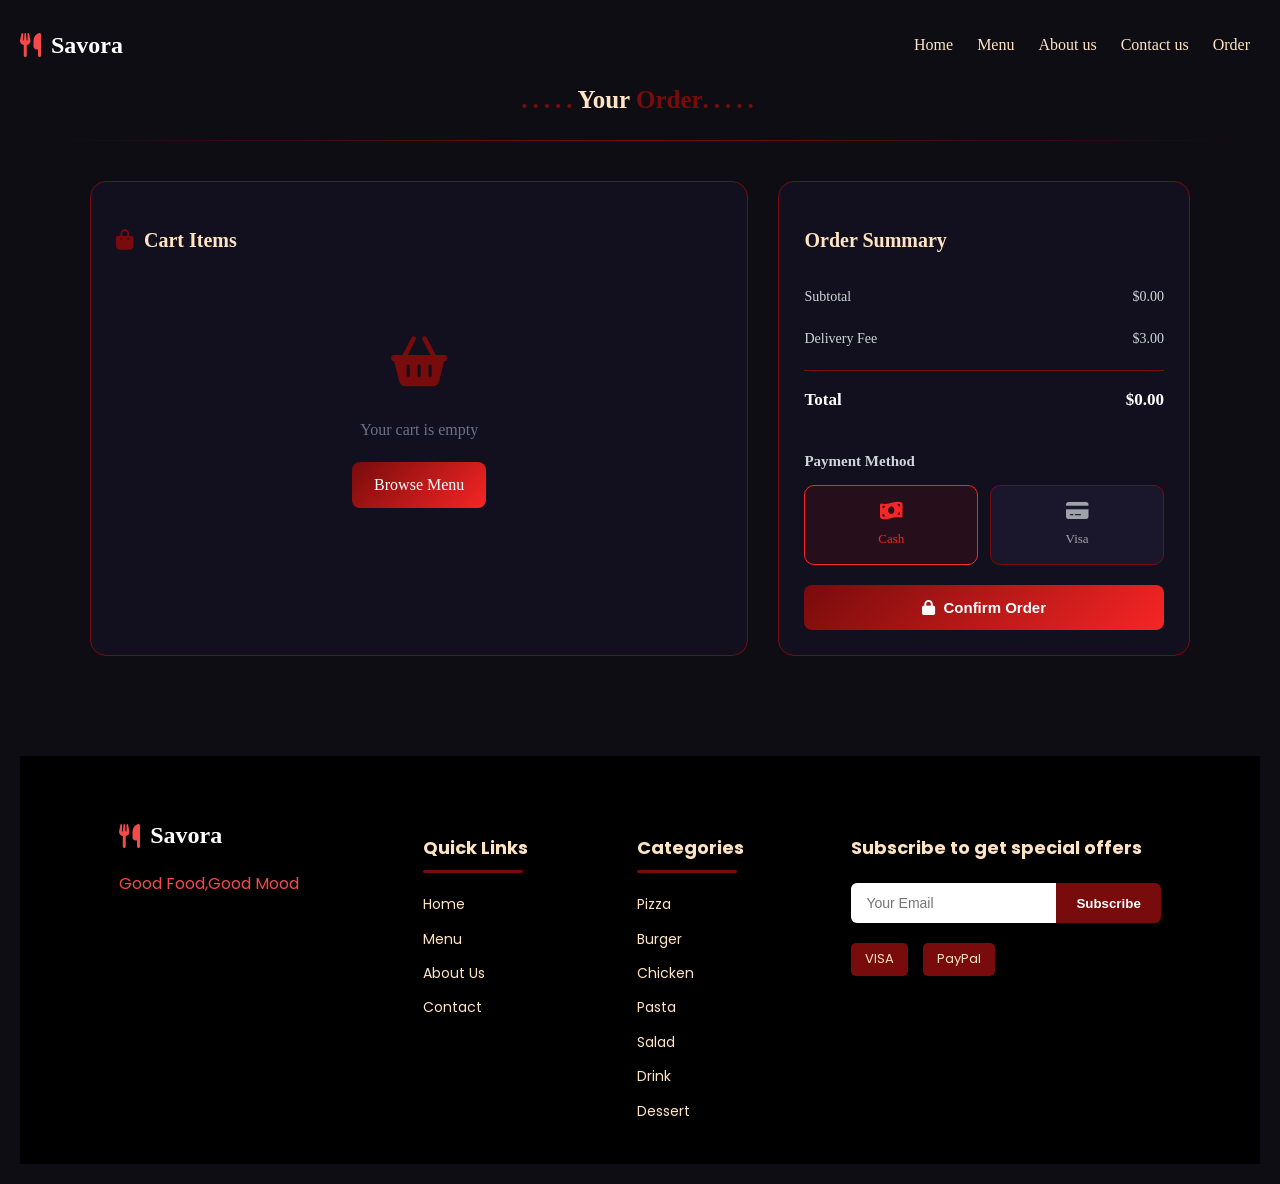
<file: order.html>
<!DOCTYPE html>
<html lang="en">

<head>
    <meta charset="UTF-8">
    <meta name="viewport" content="width=device-width, initial-scale=1.0">
    <title>Savora - Your Order</title>
    <link rel="stylesheet" href="https://cdnjs.cloudflare.com/ajax/libs/font-awesome/6.4.0/css/all.min.css">
    <link href="https://fonts.googleapis.com/css2?family=Poppins:wght@300;400;500;600;700&display=swap" rel="stylesheet">
    <link rel="stylesheet" href="css/order.css">
    <link rel="icon" href="Images/burgers/photo-of-home.png">
    <link href="css/index.css" rel="stylesheet">
</head>
<body>

    <header>
        <div class="logo">
            <i class="fa-solid fa-utensils"></i> Savora
        </div>
        <nav class="navbar">
            <ul>
                <li><a href="index.html">Home</a></li>
                <li><a href="menu.html">Menu</a></li>
                <li><a href="about-us.html">About us</a></li>
                <li><a href="contact-us.html">Contact us</a></li>
                <li><a href="order.html" class="active">Order</a></li>
            </ul>
        </nav>
    </header>

    <div class="menu">Your <span>Order</span></div>
    <div class="fade-line"></div>

    <div class="order-wrapper">

        <div class="cart-section">
            <h2><i class="fa-solid fa-bag-shopping"></i> Cart Items</h2>
            <div class="cart-items" id="cartItems">
            </div>
            <div class="empty-cart" id="emptyCart">
                <i class="fa-solid fa-basket-shopping"></i>
                <p>Your cart is empty</p>
                <a href="menu.html" class="btn-browse">Browse Menu</a>
            </div>
        </div>

        <div class="summary-section">
            <h2>Order Summary</h2>

            <div class="summary-row">
                <span>Subtotal</span>
                <span id="subtotal">$0.00</span>
            </div>
            <div class="summary-row">
                <span>Delivery Fee</span>
                <span id="delivery">$3.00</span>
            </div>
            <div class="summary-row total-row">
                <span>Total</span>
                <span id="total">$0.00</span>
            </div>

            <div class="payment-section">
                <h3>Payment Method</h3>
                <div class="payment-options">
                    <label class="payment-option active" id="cashLabel">
                        <input type="radio" name="payment" value="cash" checked>
                        <i class="fa-solid fa-money-bill-wave"></i>
                        <span>Cash</span>
                    </label>
                    <label class="payment-option" id="visaLabel">
                        <input type="radio" name="payment" value="visa">
                        <i class="fa-solid fa-credit-card"></i>
                        <span>Visa</span>
                    </label>
                </div>

                <div class="visa-form" id="visaForm">
                    <div class="form-group">
                        <input type="text" id="cardName" placeholder="Cardholder Name">
                    </div>
                    <div class="form-group">
                        <input type="text" id="cardNumber" placeholder="Card Number" maxlength="19">
                    </div>
                    <div class="form-row">
                        <div class="form-group">
                            <input type="text" id="cardExpiry" placeholder="MM/YY" maxlength="5">
                        </div>
                        <div class="form-group">
                            <input type="text" id="cardCvv" placeholder="CVV" maxlength="3">
                        </div>
                    </div>
                </div>
            </div>

            <button class="btn-checkout" id="checkoutBtn">
                <i class="fa-solid fa-lock"></i> Confirm Order
            </button>
        </div>
    </div>

    <footer>
        <div class="logo-footer">
            <div class="logo">
                <i class="fa-solid fa-utensils"></i> Savora
            </div>
            <p>Good Food,Good Mood</p>
        </div>
        <div class="footer-column">
            <h3>Quick Links</h3>
            <a href="index.html">Home</a>
            <a href="menu.html">Menu</a>
            <a href="about-us.html">About Us</a>
            <a href="contact-us.html">Contact</a>
        </div>
        <div class="footer-column">
            <h3>Categories</h3>
            <a href="menu.html?category=pizza">Pizza</a>
            <a href="menu.html?category=burgers">Burger</a>
            <a href="menu.html?category=chicken">Chicken</a>
            <a href="menu.html?category=pasta">Pasta</a>
            <a href="menu.html?category=salad">Salad</a>
            <a href="menu.html?category=drink">Drink</a>
            <a href="menu.html?category=dessert">Dessert</a>
        </div>
        <div class="subscribe">
            <h3>Subscribe to get special offers</h3>
            <div class="subscribe-box">
                <input type="email" placeholder="Your Email">
                <button>Subscribe</button>
            </div>
            <div class="payment">
                <span>VISA</span>
                <span>PayPal</span>
            </div>
        </div>
    </footer>
    <script src="main.js"></script>
    <script src="order.js"></script>
</body>
</html>
</file>
<file: css/index.css>
html {
    box-sizing: border-box;
    scroll-behavior: smooth;
    font-size: 100%;
}

body {
    box-sizing: border-box;
    margin: 0;
    padding: 20px;
    font-family: Georgia, 'Times New Roman', Times, serif;
    line-height: 1.6;
    background: #0d0d13;
    color: bisque;
}

header {
    display: flex;
    justify-content: space-between;
    align-items: center;
    height: 50px;
}
.product-card img {
    width: 100%;
    height: 180px;
    object-fit: cover;
    border-radius: 8px 8px 0 0;
    display: block;
}

.logo {
  font-size: 24px;
  font-family: Playfair Display ;
  font-weight: 600;
  color: #fff;
  display: flex;
  align-items: center;
  gap: 10px;
}

.logo i {
  color: #f54a4a;
}

.navbar {
    float: right;
}

nav li {
    display: inline-block;
    padding: 10px;
    justify-content: center;
}

nav ul li a {
    text-decoration: none;
    color: bisque;
    transition: 0.3s;

}

nav ul li a:hover {
    background: #780B0B;
    border-radius: 5px;
    padding: 5px;
    transform: translateY(-3px);
}

.container-hero {
    display: flex;
    align-items: center;
    justify-content: space-between;
    gap: 50px;
    padding: 50px 0;
}

.hero-content {
    flex: 1;
    max-width: 50%;
    animation: slideIn 1.5s ease-out;
}

@keyframes slideIn {
    from {
        transform: translateX(-100px);
        opacity: 0;
    }

    to {
        transform: translateX(0);
        opacity: 1;
    }
}

.hero-content h3 {
    color: #780B0B;
    font-family: "Lobster Two", sans-serif;
    font-weight: 700;
    font-style: italic;
    margin-bottom: 10px;
}

.hero-content h1 {
    font-size: 50px;
    line-height: 1.2;
    margin-bottom: 20px;
}

.hero-content h1 span {
    color: #780B0B;
}

.hero-content p {
    margin-bottom: 30px;
    max-width: 400px;
}

.hero-buttons {
    display: flex;
    gap: 20px;
}

.btn {
    padding: 10px 20px;
    border-radius: 5px;
    cursor: pointer;
    font-weight: 500;
    border: none;
    transition: 0.3s;
    border: 3px solid #332d4a;
    
}

.btn-primary {
    background-color: #780B0B;
    color: bisque;
}
.btn-primary a{
    text-decoration: none;
    color: bisque;
}

.btn-outline {
    background: transparent;
    color: bisque;
    border: 1px solid #fff;
}
.btn-outline a{
    text-decoration: none;
    color: bisque;
}
.hero-image {
    flex: 1;
    max-width: 45%;
    position: relative;
}

.hero-image img {
    width: 100%;
    max-width: 600px;
    border-radius: 20px;
    height: 500px;
    mix-blend-mode: lighten;
    object-fit: cover;
    border: none;
    animation: float 3s ease-in-out infinite;
}

@keyframes float {
    0% {
        transform: translateY(0);
    }

    50% {
        transform: translateY(-20px);
    }

    100% {
        transform: translateY(0);
    }
}

.fade-line {
    height: 1px;
    width: 100%;
    background: linear-gradient(to right, transparent, #780B0B, transparent);
    margin: 10px 0;
}

.section-title {
    text-align: center;
    margin: 0;
    position: relative;
    display: inline-block;
    width: 100%;
}

.section-title h2 {
    font-size: 28px;
    display: flex;
    justify-content: center;
    align-items: center;
    gap: 15px;
    color: bisque;
}

.section-title h2::before,
.section-title h2::after {
    content: ".....";
    color: #780B0B;
    letter-spacing: 5px;
    top: 50%;
}

.categories {
    display: grid;
    grid-template-columns: repeat(auto-fit, minmax(120px, 1fr));
    gap: 20px;
}

.cat-card {
    background-color: black;
    border-radius: 10px;
    padding: 20px;
    text-align: center;
    transition: 0.3s;
    cursor: pointer;
}

.cat-card:hover {
    transform: translateY(-5px);
    background: #780B0B;
}

.cat-card img {
    width: 75px;
    margin-bottom: 10px;
    height: 75px;
    object-fit: contain;
}

.cat-card h4 {
    font-size: 15px;
    margin-bottom: 5px;
}

.cat-card p {
    font-size: 12px;
    color: rgb(214, 179, 179);
}

.dishes-header {
    position: relative;
    display: flex;
    align-items: center;
    justify-content: center;
}

.dishes-header .dishes-title {
    margin: 0;

}

.dishes-title h2::before,
.dishes-title h2::after {
    content: ".....";
    letter-spacing: 5px;
    color: #780B0B;
    top: 50%;
}

.View-btn {
    padding: 10px 18px;
}
.View-btn a{
    text-decoration: none;
    color:bisque;
}

.dishes-header .View-btn {
    position: absolute;
    right: 0;
}

.cards {
    display: grid;
    grid-template-columns: repeat(4, 1fr);
    gap: 18px;
    margin-top: 25px;
}

.dish-card {
    background: #0d0d13;
    overflow: hidden;
    border-radius: 12px;
    border: 1px solid #1a1c29;
    transition: 0.3s;
}

.dish-card:hover {
    transform: translateY(-5px);
    background: #780B0B;
}

.dish-img {
    height: 220px;
    position: relative;
}

.dish-img img {
    width: 100%;
    height: 100%;
    overflow: hidden;
    object-fit: cover;
    border-radius: 0 0 10px 10px;
}

.View-btn {
    background: #780B0B;
    color: bisque;
    text-decoration: none;
}

.card-info {
    padding: 15px;
}

.card-info h3 {
    font-size: 16px;
    margin-bottom: 10px;
}

.rating {
    display: flex;
    align-items: center;
    gap: 5px;
    font-size: 12px;

}

.rating i {
    color: gold;
}

.price {
    display: flex;
    align-items: center;
    justify-content: space-between;
    margin-top: 15px;
}

.price strong {
    font-size: 17px;
}

.price button {
    border: none;
    background: #780B0B;
    border-radius: 6px;
    color: bisque;
    cursor: pointer;
    padding: 8px 13px;
}
.price button:hover{
    background: black;
}

.propereties {
    width: 100%;
    background: #780B0B;
    display: grid;
    grid-template-columns: repeat(4, 1fr);
    padding: 25px 7px;
    margin-top: 30px;
    border-radius: 5px;
}

.properety {
    display: flex;
    align-items: center;
    gap: 15px;
}

.properety:last-child {
    border: none;
}

.properety>i {
    font-size: 15px;
}

.properety h3 {
    font-size: 14px;
}

.properety p {
    font-size: 11px;
    opacity: .8;
}
/* menu */
.menu {
    text-align: center;
    padding: 10px;
    font-size: 25px;
    font-weight: 600;
    color: bisque;
}
.menu span {
    color: #780B0B;
}
.menu::before,
.menu::after {
    content: ".....";
    top: 50%;
    color: #780B0B;
    letter-spacing: 5px;
}
.category-buttons {
    display: flex;
    gap: 12px;
    justify-content: center;
    margin-bottom: 30px;
    flex-wrap: wrap;
}
.filter-btn {
    background-color: black;
    color: bisque;
    border: 1px solid #332d4a;
    padding: 10px 22px;
    border-radius: 20px;
    cursor: pointer;
    transition: all 0.3s ease;
}
.filter-btn.active,
.filter-btn:hover {
    background-color: #780B0B;
    border-color: #6c5ce7;
}
.product-grid {
    display: grid;
    grid-template-columns: repeat(auto-fill, minmax(220px, 1fr));
    gap: 20px;
    justify-content: flex-start;
}
.product-card {
    background-color: transparent;
    border-radius: 12px;
    width: 100%;
    height: 350px;
    box-sizing: border-box;
    perspective: 1000px;
    cursor: pointer;
}
.product-card.hide {
    display: none !important;
}
.card-inner {
    position: relative;
    width: 100%;
    height: 100%;
    transition: transform 0.7s ease;
    transform-style: preserve-3d;
}
.product-card.flipped .card-inner {
    transform: rotateY(180deg);
}
.card-front,
.card-back {
    position: absolute;
    width: 100%;
    height: 100%;
    box-sizing: border-box;
    border-radius: 12px;
    padding: 12px;
    background-color: black;
    border: 1px solid #1a1c29;
    backface-visibility: hidden;
    -webkit-backface-visibility: hidden;
}
.card-front {
    transition: 0.3s;
}
.product-card:hover .card-front {
    background-color: #780B0B;
    transform: translateY(-5px);
}
.card-front img {
    width: 100%;
    height: 120px;
    object-fit: cover;
    border-radius: 8px;
    display: block;
    margin-bottom: 12px;
}
.card-header {
    display: flex;
    justify-content: space-between;
    align-items: center;
    margin-bottom: 8px;
    gap: 10px;
}
.product-title {
    color: bisque;
    font-size: 14px;
    font-weight: 600;
    margin: 0;
}
.price {
    color: bisque;
    font-size: 14px;
    font-weight: 700;
}
.card-footer {
    display: flex;
    justify-content: space-between;
    align-items: center;
}

.rating {
    color: #ffb800;
    font-size: 12px;
    display: flex;
    align-items: center;
    gap: 4px;
}
.add-btn {
    background-color: #780B0B;
    color: bisque;
    border: none;
    padding: 6px 14px;
    border-radius: 6px;
    font-size: 12px;
    font-weight: 600;
    cursor: pointer;
    transition: background-color 0.2s ease;
}
.add-btn:hover {
    background-color: black;
}
.card-back {
    transform: rotateY(180deg);
    display: flex;
    flex-direction: column;
    justify-content: space-between;
    overflow: hidden;
}
.back-title {
    color: bisque;
    font-size: 18px;
    margin: 0 0 8px;
}
.back-description {
    color: #d8c8b5;
    font-size: 12px;
    line-height: 1.5;
    margin: 0 0 10px;
}
.size-title,
.quantity-title {
    color: bisque;
    font-size: 13px;
    margin: 8px 0;
}
.size-options {
    display: flex;
    gap: 6px;
}
.size-btn {
    flex: 1;
    padding: 7px 3px;
    background-color: transparent;
    color: bisque;
    border: 1px solid #4b4655;
    border-radius: 7px;
    cursor: pointer;
    font-size: 11px;
    transition: 0.2s;
}
.size-btn:hover,
.size-btn.active {
    background-color: #780B0B;
    border-color: #780B0B;
}
.quantity-box {
    display: flex;
    align-items: center;
    justify-content: center;
    gap: 15px;
}
.quantity-btn {
    width: 28px;
    height: 28px;
    border: none;
    border-radius: 50%;
    background-color: #780B0B;
    color: bisque;
    font-size: 18px;
    cursor: pointer;
}
.quantity {
    color: bisque;
    font-size: 15px;
    font-weight: bold;
    min-width: 20px;
    text-align: center;
}
.total-price {
    color: #ffb800;
    text-align: center;
    font-size: 17px;
    font-weight: bold;
    margin: 5px 0;
}
.cart-btn {
    width: 100%;
    padding: 9px;
    border: none;
    border-radius: 7px;
    background-color: #780B0B;
    color: bisque;
    font-size: 13px;
    font-weight: bold;
    cursor: pointer;
    transition: 0.2s;
}
.cart-btn:hover {
    background-color: #000;
}
.back-btn {
    position: absolute;
    top: 10px;
    right: 10px;
    border: none;
    background: transparent;
    color: bisque;
    font-size: 18px;
    cursor: pointer;
}

footer {
    display: flex;
    flex-wrap: wrap;
    justify-content: space-between;
    gap: 40px;
    background-color:black;
    color: bisque;
    padding: 60px 8% 30px;
    font-family: 'Poppins', sans-serif;
}
.logo-footer {
    flex: 1 1 250px;
}

.logo-footer p {
    color: #f54a4a;
    font-size: 16px;
    line-height: 1.6;
}
.footer-column {
    flex: 1 1 160px;
}

.footer-column h3 {
    font-size: 18px;
    margin-bottom: 20px;
    color: bisque;
    position: relative;
    padding-bottom: 10px;
}

.footer-column h3::after {
    content: "";
    position: absolute;
    bottom: 0;
    left: 0;
    width: 100px;
    height: 3px;
    background-color: #780B0B;
    border-radius: 2px;
}

.footer-column a {
    display: block;
    color: bisque;
    text-decoration: none;
    margin-bottom: 12px;
    font-size: 14px;
    transition: 0.3s ease;
}

.footer-column a:hover {
    color: #780B0B;
    padding-left: 5px;
}
.subscribe {
    flex: 1 1 280px;
}

.subscribe h3 {
    font-size: 18px;
    color: bisque;
    margin-bottom: 20px;
}

.subscribe-box {
    display: flex;
    margin-bottom: 20px;
}

.subscribe-box input {
    flex: 1;
    padding: 12px 15px;
    border: none;
    border-radius: 6px 0 0 6px;
    outline: none;
    font-size: 14px;
}

.subscribe-box button {
    background-color:#780B0B;
    color: #fff;
    border: none;
    padding: 12px 20px;
    border-radius: 0 6px 6px 0;
    cursor: pointer;
    font-weight: 600;
    transition: 0.3s ease;
}

.subscribe-box button:hover {
    background-color:#780B0B;
}

.payment {
    display: flex;
    gap: 15px;
}

.payment span {
    background-color: #780B0B;
    padding: 6px 14px;
    border-radius: 5px;
    font-size: 13px;
    color: bisque;
}
/* about */
.about-section {
    padding: 40px 8%;
}

.about-container {
    display: flex;
    align-items: center;
    justify-content: space-between;
    position: relative;
    border-radius: 20px;
    padding: 30px;
    overflow: hidden;
    box-shadow: 0 4px 15px rgba(122, 35, 35, 0.4);
}

.about-text {
    flex: 1;
    z-index: 2;
}

.description {
    color: bisque;
    line-height: 1.6;
    margin-bottom: 30px;
    max-width: 480px;
}

.features-list {
    display: flex;
    flex-direction: column;
    gap: 20px;
}

.feature-item {
    display: flex;
    align-items: center;
    gap: 15px;
}

.feature-item i {
    border: 1px solid #333;
    padding: 10px;
    border-radius: 50%;
    color: bisque;
    width: 40px;
    height: 40px;
    display: flex;
    align-items: center;
    justify-content: center;
}

.feature-item span {
    font-size: 16px;
    color: bisque;
}

.about-image {
    flex: 1.2;
    display: flex;
    justify-content: flex-end;
    position: relative;
}

.image-wrapper {
    position: relative;
    width: 100%;
    max-width: 500px;
}

.image-wrapper img {
    width: 100%;
    height: auto;
    max-height: 420px;
    object-fit: cover;
    border-radius: 15px;
    display: block;
    box-shadow: 0 4px 15px rgba(122, 35, 35, 0.4);
    box-sizing: border-box; 
    border-radius: 15px 0 0 0 ;
    opacity: 0.7; 
    
    -webkit-mask-image: linear-gradient(to left, rgba(0,0,0,1) 60%, rgba(0,0,0,0) 100%),
                        linear-gradient(to top, rgba(0,0,0,1) 80%, rgba(0,0,0,0) 100%);
    -webkit-mask-composite: source-in;
    mask-image: linear-gradient(to left, rgba(0,0,0,1) 60%, rgba(0,0,0,0) 100%),
                linear-gradient(to top, rgba(0,0,0,1) 80%, rgba(0,0,0,0) 100%);
    mask-composite: intersect;
}
@media (max-width: 900px) {
    .container-hero {
        flex-direction: column;
        text-align: center;
        gap: 30px;
    }

    .hero-content {
        max-width: 100%;
    }

    .hero-content p {
        max-width: 100%;
        margin-left: auto;
        margin-right: auto;
    }

    .hero-buttons {
        justify-content: center;
    }

    .hero-image {
        max-width: 80%;
    }

    .cards {
        grid-template-columns: repeat(2, 1fr);
    }

    .about-container {
        flex-direction: column;
    }

    .about-image {
        justify-content: center;
    }

    .about-image img {
        max-width: 100%;
    }
}

@media (max-width: 600px) {

    body {
        padding: 12px;
    }

    header {
        flex-direction: column;
        height: auto;
        gap: 10px;
        padding: 10px 0;
    }

    .navbar {
        float: none;
    }

    nav ul {
        padding: 0;
        margin: 0;
        display: flex;
        flex-wrap: wrap;
        justify-content: center;
    }

    nav li {
        padding: 6px;
    }

    .hero-content h1 {
        font-size: 32px;
    }

    .hero-image img {
        height: 300px;
    }

    .categories {
        grid-template-columns: repeat(2, 1fr);
    }

    .cards {
        grid-template-columns: 1fr;
    }

    .dishes-header {
        flex-direction: column;
        gap: 10px;
    }

    .dishes-header .View-btn {
        position: static;
    }

    .propereties {
        grid-template-columns: repeat(2, 1fr);
        gap: 15px;
    }

    .menu {
        font-size: 20px;
    }

    .category-buttons {
        gap: 8px;
    }

    .filter-btn {
        padding: 8px 16px;
        font-size: 13px;
    }

    .product-grid {
        grid-template-columns: repeat(2, 1fr);
        gap: 12px;
    }

    .product-card {
        height: 340px;
    }

    footer {
        flex-direction: column;
        padding: 40px 6% 20px;
        gap: 25px;
        text-align: center;
    }

    .footer-column h3::after {
        left: 50%;
        transform: translateX(-50%);
    }

    .subscribe-box {
        flex-direction: column;
    }

    .subscribe-box input,
    .subscribe-box button {
        border-radius: 6px;
        width: 100%;
    }

    .subscribe-box button {
        margin-top: 8px;
    }

    .payment {
        justify-content: center;
    }

    .about-text h1 {
        font-size: 28px;
    }

    .about-image img {
        height: 350px;
    }
}

@media (max-width: 380px) {
    .categories {
        grid-template-columns: 1fr;
    }

    .product-grid {
        grid-template-columns: 1fr;
    }

    .hero-content h1 {
        font-size: 26px;
    }

    .btn {
        padding: 8px 14px;
        font-size: 13px;
    }
}
</file>
<file: css/order.css>
.order-wrapper {
    max-width: 1100px;
    margin: 40px auto;
    padding: 0 20px 60px;
    display: grid;
    grid-template-columns: 1.6fr 1fr;
    gap: 30px;
}
.cart-section {
    background-color: #12101e;
    border: 1px solid #780B0B;
    border-radius: 16px;
    padding: 25px;
}
.cart-section h2 {
    font-size: 20px;
    margin-bottom: 20px;
    display: flex;
    align-items: center;
    gap: 10px;
}
.cart-section h2 i {
    color: #780B0B;
}
.cart-item {
    display: flex;
    align-items: center;
    gap: 15px;
    padding: 15px 0;
    border-bottom: 1px solid #780B0B;
}
.cart-item img {
    width: 70px;
    height: 70px;
    object-fit: cover;
    border-radius: 10px;
}
.cart-item-info {
    flex: 1;
}
.cart-item-info h4 {
    font-size: 15px;
    margin-bottom: 5px;
}

.cart-item-info .item-price {
    color: #f72525;
    font-size: 14px;
    font-weight: 600;
}

.qty-controls {
    display: flex;
    align-items: center;
    gap: 10px;
    background-color: #1a172c;
    border-radius: 8px;
    padding: 5px 10px;
}

.qty-controls button {
    background: none;
    border: none;
    color: #fff;
    font-size: 16px;
    cursor: pointer;
    width: 22px;
}

.qty-controls span {
    min-width: 15px;
    text-align: center;
}

.remove-item {
    background: none;
    border: none;
    color: #f87171;
    font-size: 16px;
    cursor: pointer;
    margin-left: 10px;
}

.empty-cart {
    display: none;
    flex-direction: column;
    align-items: center;
    justify-content: center;
    text-align: center;
    padding: 60px 20px;
    color: #6b7280;
}

.empty-cart i {
    font-size: 50px;
    margin-bottom: 15px;
    color: #780B0B;
}

.empty-cart p {
    margin-bottom: 20px;
}

.btn-browse {
    background: linear-gradient(135deg, #780B0B, #f72525);
    color: #fff;
    text-decoration: none;
    padding: 10px 22px;
    border-radius: 8px;
    font-weight: 500;
}

.summary-section {
    background-color: #12101e;
    border: 1px solid #780B0B;
    border-radius: 16px;
    padding: 25px;
    height: fit-content;
}

.summary-section h2 {
    font-size: 20px;
    margin-bottom: 20px;
}

.summary-row {
    display: flex;
    justify-content: space-between;
    padding: 10px 0;
    color: #d1d5db;
    font-size: 14px;
}

.total-row {
    border-top: 1px solid #780B0B;
    margin-top: 10px;
    padding-top: 15px;
    font-size: 17px;
    font-weight: 600;
    color: #fff;
}

.payment-section {
    margin-top: 25px;
}

.payment-section h3 {
    font-size: 15px;
    margin-bottom: 12px;
    color: #d1d5db;
}

.payment-options {
    display: grid;
    grid-template-columns: 1fr 1fr;
    gap: 12px;
    margin-bottom: 15px;
}

.payment-option {
    display: flex;
    flex-direction: column;
    align-items: center;
    gap: 8px;
    background-color: #1a172c;
    border: 1px solid #780B0B;
    border-radius: 10px;
    padding: 15px 10px;
    cursor: pointer;
    transition: 0.3s;
}

.payment-option input {
    display: none;
}

.payment-option i {
    font-size: 20px;
    color: #a1a1aa;
}

.payment-option span {
    font-size: 13px;
    color: #a1a1aa;
}

.payment-option.active {
    border-color: #f72525;
    background-color: rgba(120, 11, 11, 0.2);
}

.payment-option.active i,
.payment-option.active span {
    color: #f72525;
}

.visa-form {
    display: none;
    flex-direction: column;
    gap: 12px;
    margin-top: 15px;
    animation: fadeIn 0.3s ease;
}

.visa-form.show {
    display: flex;
}

.visa-form .form-row {
    display: grid;
    grid-template-columns: 1fr 1fr;
    gap: 12px;
}

.visa-form input {
    width: 100%;
    background-color: #1a172c;
    border: 1px solid #780B0B;
    border-radius: 8px;
    padding: 12px 16px;
    color: #fff;
    font-size: 14px;
    box-sizing: border-box;
    outline: none;
    transition: 0.3s;
}

.visa-form input:focus {
    border-color: #f53131;
    transform: translateY(-2px);
}

.btn-checkout {
    width: 100%;
    background: linear-gradient(135deg, #780B0B, #f72525);
    color: #fff;
    border: none;
    padding: 14px;
    border-radius: 8px;
    font-size: 15px;
    font-weight: 600;
    cursor: pointer;
    margin-top: 20px;
    transition: 0.3s;
    display: flex;
    align-items: center;
    justify-content: center;
    gap: 8px;
}

.btn-checkout:hover {
    opacity: 0.9;
    transform: translateY(-2px);
}

.success-alert {
    position: fixed;
    top: 30px;
    right: 30px;
    background-color: #12101e;
    border: 1px solid #780B0B;
    border-radius: 12px;
    padding: 20px 25px;
    box-shadow: 0 8px 24px rgba(0, 0, 0, 0.4);
    z-index: 9999;
    animation: fadeInAlert 0.5s ease forwards;
}

.alert-content {
    display: flex;
    flex-direction: column;
    align-items: center;
    text-align: center;
    gap: 8px;
}

.alert-content i {
    font-size: 32px;
    color: #780B0B;
}

.alert-content h3 {
    font-size: 18px;
    color: #fff;
}

.alert-content p {
    font-size: 13px;
    color: #a1a1aa;
}

@keyframes fadeInAlert {
    from { opacity: 0; transform: translateY(-15px); }
    to { opacity: 1; transform: translateY(0); }
}

@keyframes fadeOut {
    from { opacity: 1; transform: translateY(0); }
    to { opacity: 0; transform: translateY(-15px); }
}

@keyframes fadeIn {
    from { opacity: 0; }
    to { opacity: 1; }
}

@media (max-width: 768px) {
    .order-wrapper {
        grid-template-columns: 1fr;
        margin: 25px auto;
        padding: 0 15px 40px;
        gap: 20px;
    }

    .cart-section,
    .summary-section {
        padding: 20px;
    }
}

@media (max-width: 480px) {

    .cart-section h2,
    .summary-section h2 {
        font-size: 17px;
    }

    .cart-item {
        flex-wrap: wrap;
        gap: 10px;
        padding: 12px 0;
    }

    .cart-item img {
        width: 55px;
        height: 55px;
    }

    .cart-item-info h4 {
        font-size: 13px;
    }

    .cart-item-info .item-price {
        font-size: 13px;
    }

    .qty-controls {
        padding: 4px 8px;
        gap: 8px;
    }

    .remove-item {
        margin-left: auto;
    }

    .empty-cart {
        padding: 40px 15px;
    }

    .empty-cart i {
        font-size: 40px;
    }

    .summary-row {
        font-size: 13px;
    }

    .total-row {
        font-size: 15px;
    }

    .payment-options {
        gap: 8px;
    }

    .payment-option {
        padding: 12px 8px;
    }

    .payment-option i {
        font-size: 17px;
    }

    .payment-option span {
        font-size: 12px;
    }

    .visa-form .form-row {
        grid-template-columns: 1fr 1fr;
        gap: 8px;
    }

    .visa-form input {
        padding: 10px 14px;
        font-size: 13px;
    }

    .btn-checkout {
        padding: 12px;
        font-size: 14px;
    }

    .success-alert {
        top: 15px;
        right: 15px;
        left: 15px;}
    }
</file>
